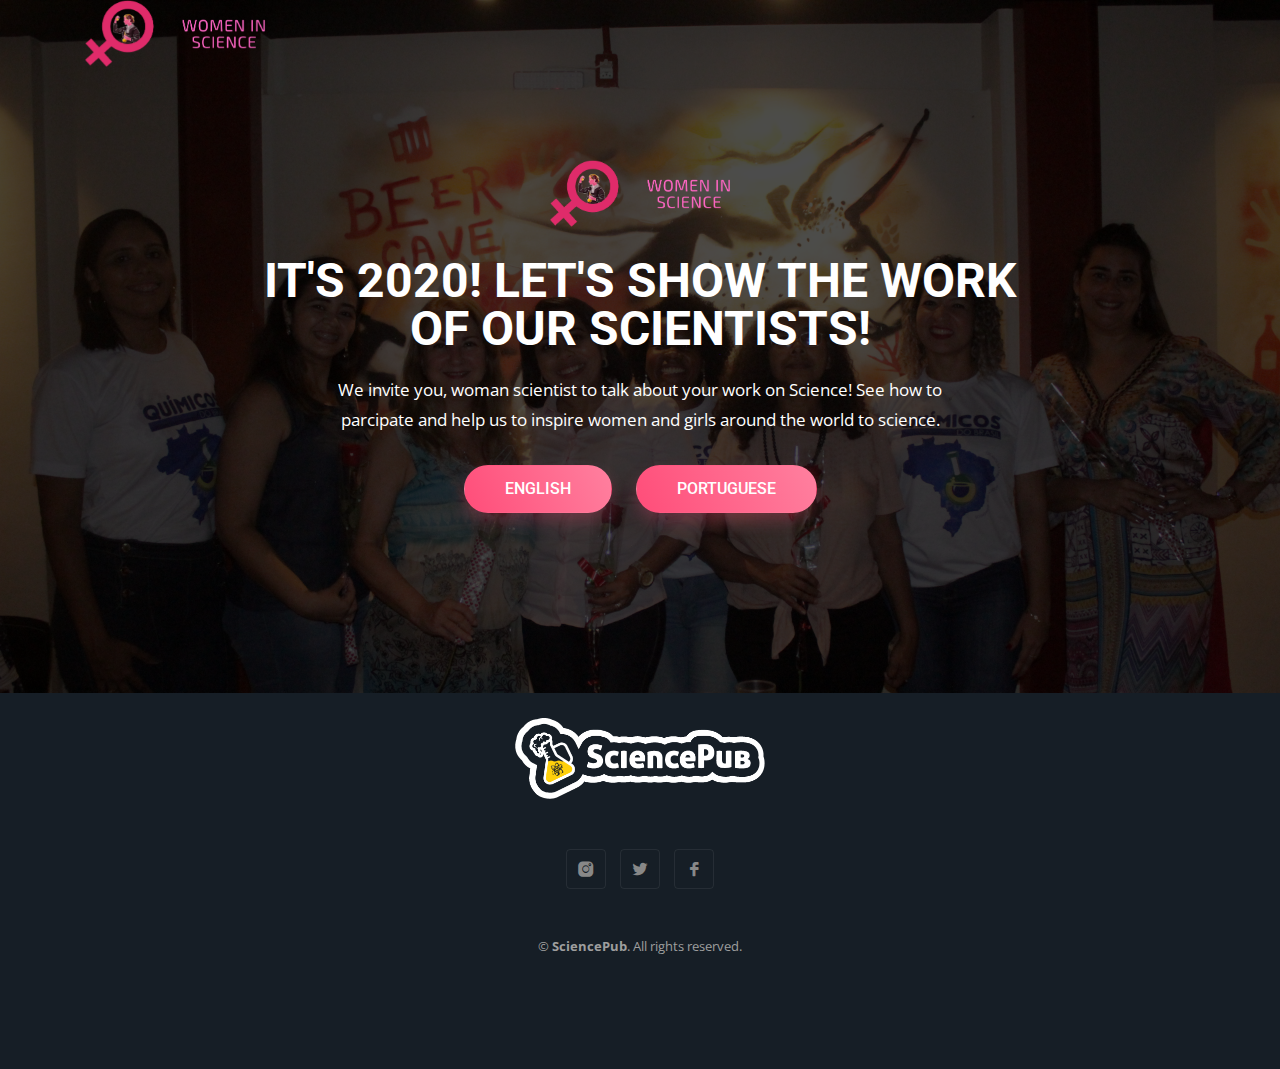
<file: index.html>
<!DOCTYPE html>
<html lang="en">

<head>
  <!-- Required meta tags -->
  <meta charset="utf-8">
  <meta name="viewport" content="width=device-width, initial-scale=1, shrink-to-fit=no">

  <title>Women in Science 2020 - Spread the word of Women in Science!</title>

  <!-- Bootstrap CSS -->
  <link rel="stylesheet" type="text/css" href="en/assets/css/bootstrap.min.css">
  <!-- Icon -->
  <link rel="stylesheet" type="text/css" href="en/assets/fonts/line-icons.css">
  <!-- Nivo Lightbox -->
  <link rel="stylesheet" type="text/css" href="en/assets/css/nivo-lightbox.css">
  <!-- Animate -->
  <link rel="stylesheet" type="text/css" href="en/assets/css/animate.css">
  <!-- Main Style -->
  <link rel="stylesheet" type="text/css" href="en/assets/css/main.css">
  <!-- Responsive Style -->
  <link rel="stylesheet" type="text/css" href="en/assets/css/responsive.css">

  <!-- Favicons -->
  <link rel="apple-touch-icon" sizes="57x57" href="pt/assets/favicons/apple-icon-57x57.png">
  <link rel="apple-touch-icon" sizes="60x60" href="pt/assets/favicons/apple-icon-60x60.png">
  <link rel="apple-touch-icon" sizes="72x72" href="pt/assets/favicons/apple-icon-72x72.png">
  <link rel="apple-touch-icon" sizes="76x76" href="pt/assets/favicons/apple-icon-76x76.png">
  <link rel="apple-touch-icon" sizes="114x114" href="pt/assets/favicons/apple-icon-114x114.png">
  <link rel="apple-touch-icon" sizes="120x120" href="pt/assets/favicons/apple-icon-120x120.png">
  <link rel="apple-touch-icon" sizes="144x144" href="pt/assets/favicons/apple-icon-144x144.png">
  <link rel="apple-touch-icon" sizes="152x152" href="pt/assets/favicons/apple-icon-152x152.png">
  <link rel="apple-touch-icon" sizes="180x180" href="pt/assets/favicons/apple-icon-180x180.png">
  <link rel="icon" type="image/png" sizes="192x192" href="pt/assets/favicons/android-icon-192x192.png">
  <link rel="icon" type="image/png" sizes="32x32" href="pt/assets/favicons/favicon-32x32.png">
  <link rel="icon" type="image/png" sizes="96x96" href="pt/assets/favicons/favicon-96x96.png">
  <link rel="icon" type="image/png" sizes="16x16" href="pt/assets/favicons/favicon-16x16.png">
  <link rel="manifest" href="pt/assets/favicons/manifest.json">
  <meta name="msapplication-TileColor" content="#ffffff">
  <meta name="msapplication-TileImage" content="pt/assets/favicons/ms-icon-144x144.png">
  <meta name="theme-color" content="#ffffff">
</head>

<body>

  <!-- Header Area wrapper Starts -->
  <header id="header-wrap">
    <!-- Navbar Start -->
    <nav class="navbar navbar-expand-lg bg-inverse fixed-top scrolling-navbar">
      <div class="container">
        <!-- Brand and toggle get grouped for better mobile display -->
        <a href="index.html" class="navbar-brand"><img src="en/assets/img/logo.png" width="180px"></a>
        <button class="navbar-toggler" type="button" data-toggle="collapse" data-target="#navbarCollapse"
          aria-controls="navbarCollapse" aria-expanded="false" aria-label="Toggle navigation">
          <i class="lni-menu"></i>
        </button>
      </div>
      </div>
    </nav>
    <!-- Navbar End -->

    <!-- Hero Area Start -->
    <div id="hero-area" class="hero-area-bg">
      <div class="overlay"></div>
      <div class="container">
        <div class="row justify-content-center">
          <div class="col-lg-9 col-sm-12">
            <div class="contents text-center">
              <div class="icon">
                <img src="en/assets/img/logo.png" width="180px">
              </div>
              <p class="banner-info"></p>
              <h2 class="head-title">It's 2020! Let's show the work of our scientists!</h2>
              <p class="banner-desc">
                We invite you, woman scientist to talk about your work on Science!
                See how to parcipate and help us to inspire women and girls around the world to science.
              </p>
              <a class="btn btn-common" href="en/index.html">English</a>
              <a class="btn btn-common" href="pt/index.html">Portuguese</a>
            </div>
          </div>
        </div>
      </div>
    </div>
    <!-- Hero Area End -->
  </header>
  <footer>
    <div class="container">
      <br>
      <div class="row justify-content-center">
        <div class="col-lg-8 col-md-12 col-xs-12">
          <div class="footer-logo">
            <img src="pt/assets/img/logo-sp.png" alt="" width="250px">
          </div>
          <div class="social-icons-footer">
            <ul>
              <li class="instagram"><a target="_blank" href="https://www.instagram.com/sciencepubbr/"><i
                    class="lni-instagram-filled"></i></a></li>
              <li class="twitter"><a target="_blank" href="https://twitter.com/sciencepubbr"><i
                    class="lni-twitter-filled"></i></a></li>
              <li class="facebook"><a target="_blank" href="https://www.facebook.com/sciencepubbr/"><i
                    class="lni-facebook-filled"></i></a></li>
          </div>
          <div class="site-info">
            <p>&copy; <strong>SciencePub</strong>. All rights reserved.</p><br><br>
          </div>
        </div>
      </div>
    </div>
  </footer>

  <!-- Go to Top Link -->
  <a href="#" class="back-to-top">
    <i class="lni-chevron-up"></i>
  </a>

  <div id="preloader">
    <div class="sk-circle">
      <div class="sk-circle1 sk-child"></div>
      <div class="sk-circle2 sk-child"></div>
      <div class="sk-circle3 sk-child"></div>
      <div class="sk-circle4 sk-child"></div>
      <div class="sk-circle5 sk-child"></div>
      <div class="sk-circle6 sk-child"></div>
      <div class="sk-circle7 sk-child"></div>
      <div class="sk-circle8 sk-child"></div>
      <div class="sk-circle9 sk-child"></div>
      <div class="sk-circle10 sk-child"></div>
      <div class="sk-circle11 sk-child"></div>
      <div class="sk-circle12 sk-child"></div>
    </div>
  </div>

  <!-- jQuery first, then Popper.js, then Bootstrap JS -->
  <script src="en/assets/js/jquery-min.js"></script>
  <script src="en/assets/js/popper.min.js"></script>
  <script src="en/assets/js/bootstrap.min.js"></script>
  <script src="en/assets/js/jquery.countdown.min.js"></script>
  <script src="en/assets/js/waypoints.min.js"></script>
  <script src="en/assets/js/jquery.counterup.min.js"></script>
  <script src="en/assets/js/jquery.nav.js"></script>
  <script src="en/assets/js/jquery.easing.min.js"></script>
  <script src="en/assets/js/wow.js"></script>
  <script src="en/assets/js/nivo-lightbox.js"></script>
  <script src="en/assets/js/video.js"></script>
  <script src="en/assets/js/main.js"></script>
</body>

</html>
</file>
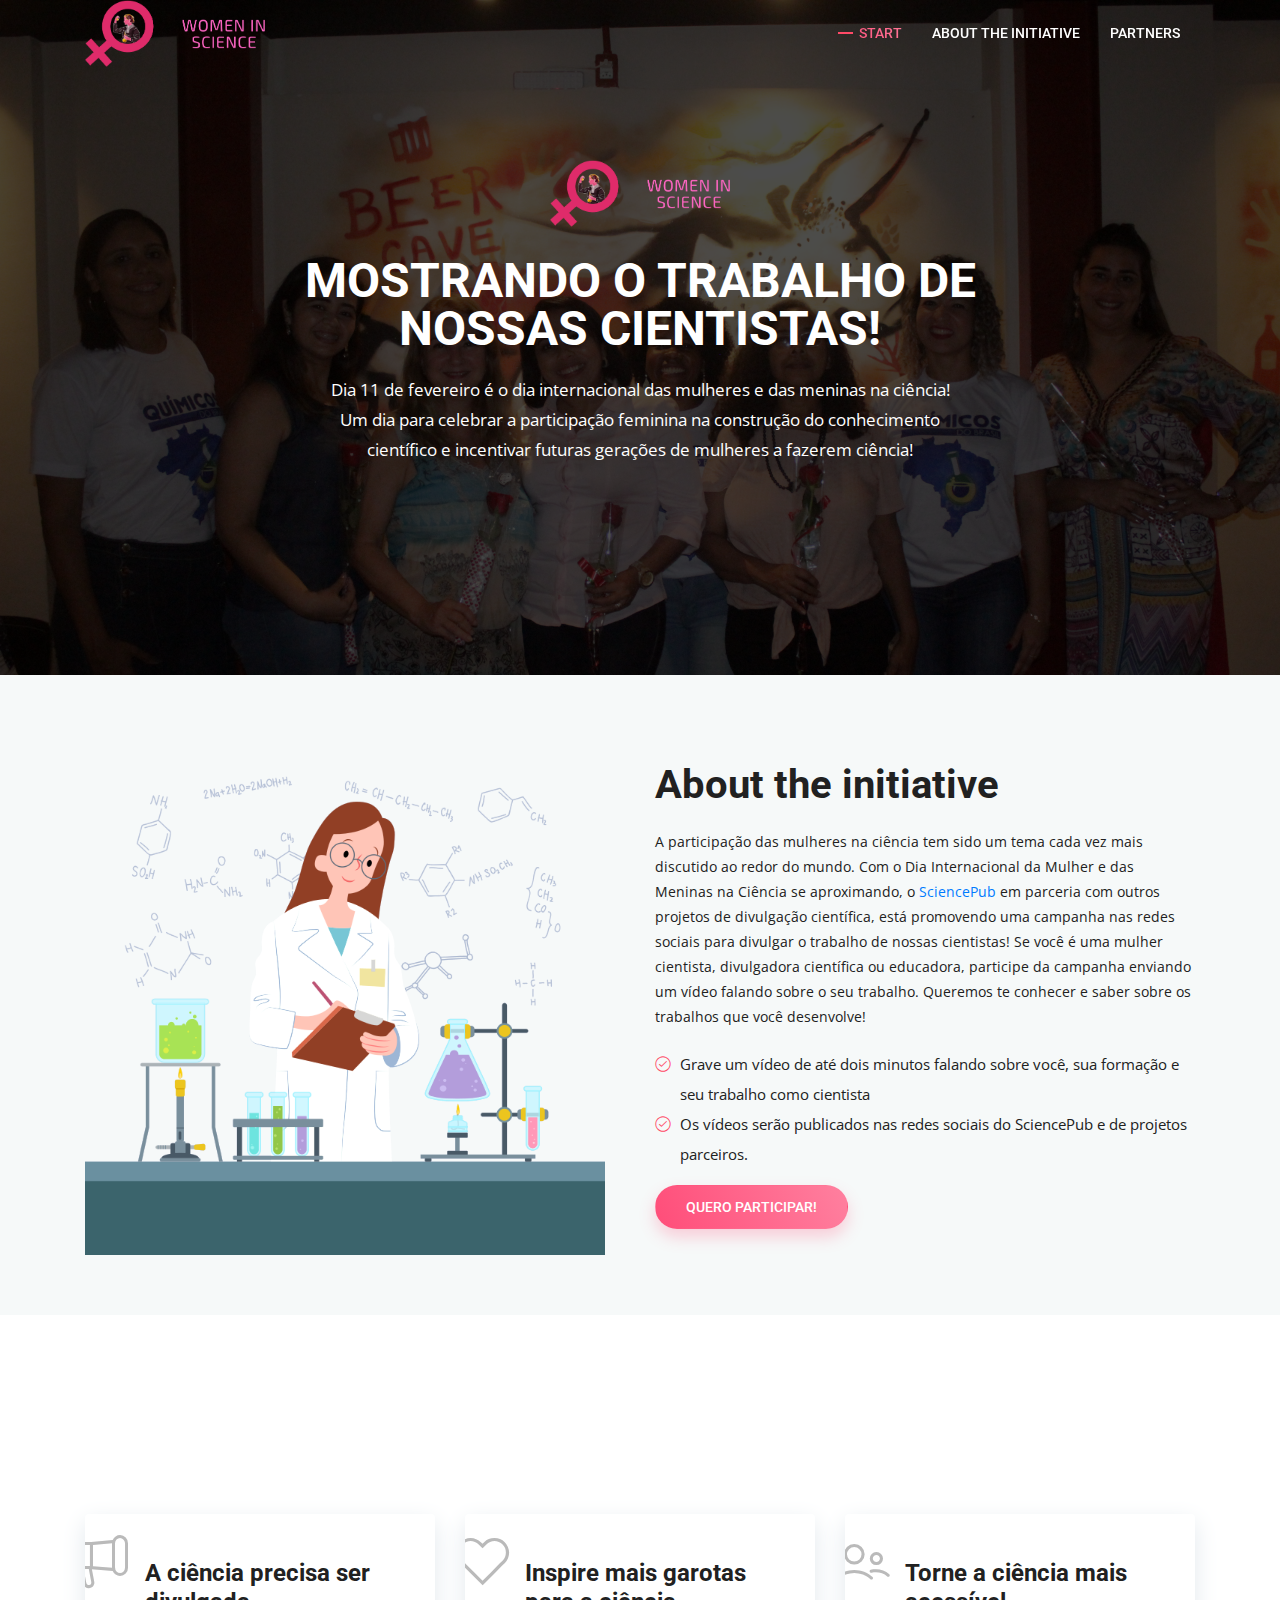
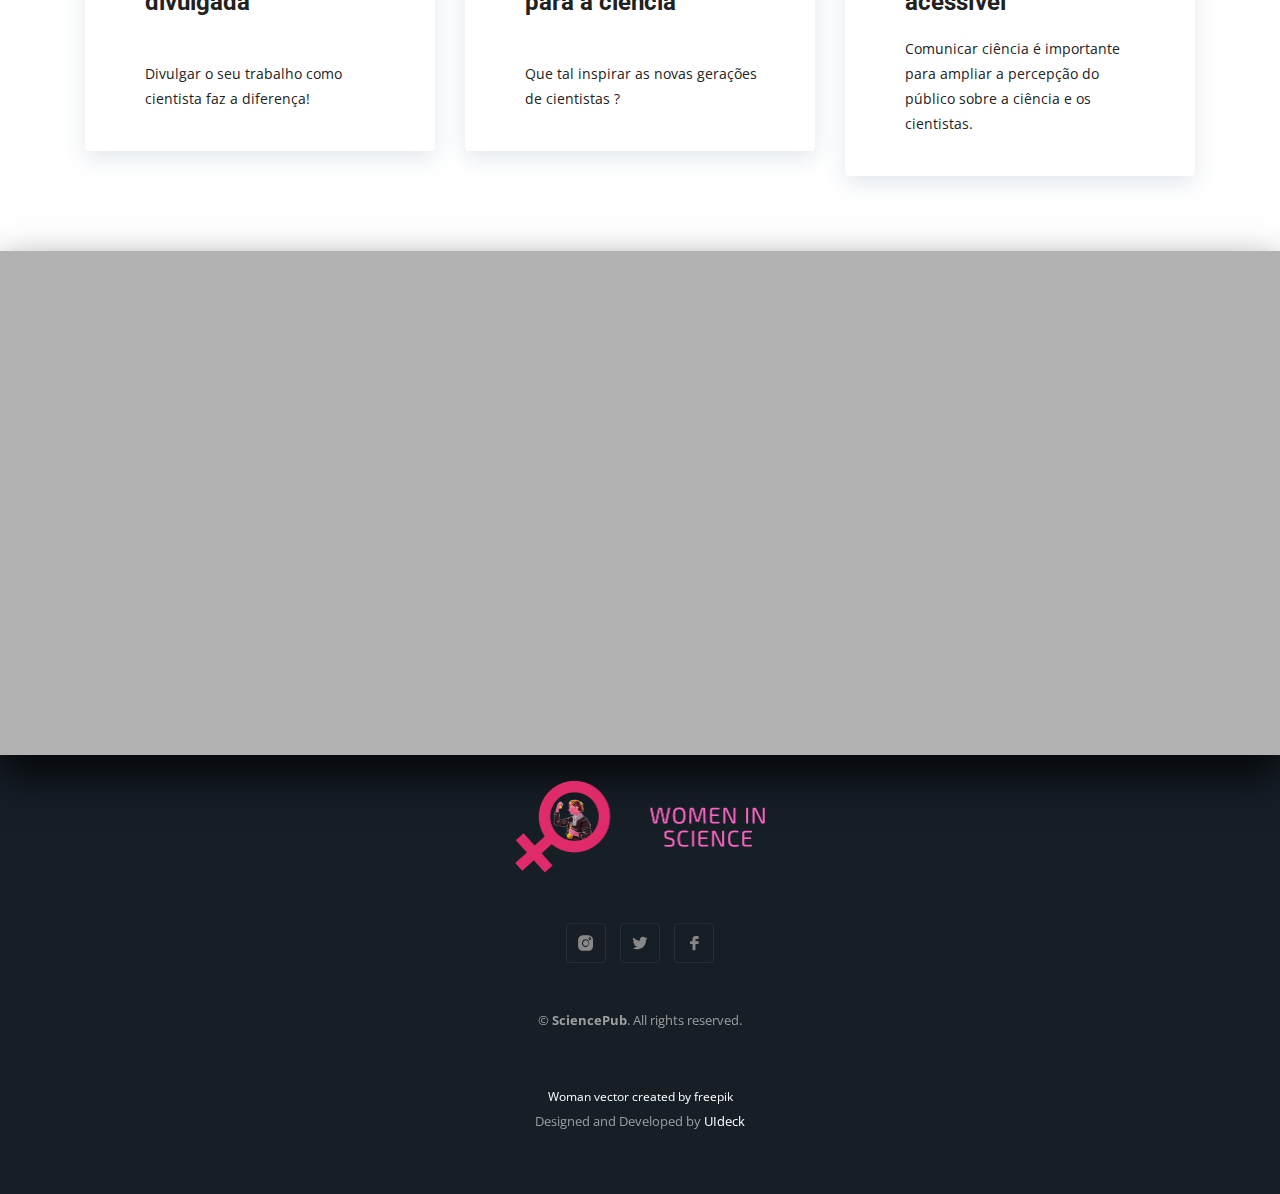
<file: en/index.html>
<!DOCTYPE html>
<html lang="en">

<head>
  <!-- Required meta tags -->
  <meta charset="utf-8">
  <meta name="viewport" content="width=device-width, initial-scale=1, shrink-to-fit=no">

  <title>Women in Science - Showing the work of our scientists!</title>

  <!-- Bootstrap CSS -->
  <link rel="stylesheet" type="text/css" href="assets/css/bootstrap.min.css">
  <!-- Icon -->
  <link rel="stylesheet" type="text/css" href="assets/fonts/line-icons.css">
  <!-- Nivo Lightbox -->
  <link rel="stylesheet" type="text/css" href="assets/css/nivo-lightbox.css">
  <!-- Animate -->
  <link rel="stylesheet" type="text/css" href="assets/css/animate.css">
  <!-- Main Style -->
  <link rel="stylesheet" type="text/css" href="assets/css/main.css">
  <!-- Responsive Style -->
  <link rel="stylesheet" type="text/css" href="assets/css/responsive.css">

</head>

<body>

  <!-- Header Area wrapper Starts -->
  <header id="header-wrap">
    <!-- Navbar Start -->
    <nav class="navbar navbar-expand-lg bg-inverse fixed-top scrolling-navbar">
      <div class="container">
        <!-- Brand and toggle get grouped for better mobile display -->
        <a href="index.html" class="navbar-brand"><img src="assets/img/logo.png" width="180px"></a>
        <button class="navbar-toggler" type="button" data-toggle="collapse" data-target="#navbarCollapse"
          aria-controls="navbarCollapse" aria-expanded="false" aria-label="Toggle navigation">
          <i class="lni-menu"></i>
        </button>
        <div class="collapse navbar-collapse" id="navbarCollapse">
          <ul class="navbar-nav mr-auto w-100 justify-content-end">
            <li class="nav-item active">
              <a class="nav-link" href="#header-wrap">
                Start
              </a>
            </li>
            <li class="nav-item">
              <a class="nav-link" href="#about">
                About the initiative
              </a>
            </li>
            <li class="nav-item">
              <a class="nav-link" href="#partners">
                Partners
              </a>
            </li>
          </ul>
        </div>
      </div>
    </nav>
    <!-- Navbar End -->

    <!-- Hero Area Start -->
    <div id="hero-area" class="hero-area-bg">
      <div class="overlay"></div>
      <div class="container">
        <div class="row justify-content-center">
          <div class="col-lg-9 col-sm-12">
            <div class="contents text-center">
              <div class="icon">
                <img src="assets/img/logo.png" width="180px">
              </div>
              <p class="banner-info"></p>
              <h2 class="head-title">Mostrando o trabalho de nossas cientistas!</h2>
              <p class="banner-desc">
                Dia 11 de fevereiro é o dia internacional das mulheres e das meninas na ciência!
                Um dia para celebrar a participação feminina na construção do conhecimento científico e incentivar
                futuras gerações de mulheres a fazerem ciência!
              </p>
            </div>
          </div>
        </div>
      </div>
    </div>
    <!-- Hero Area End -->
  </header>
  <!-- Header Area wrapper End -->

  <!-- About Section Start -->
  <section id="about" class="section-padding">
    <div class="container">
      <div class="row">
        <div class="col-lg-6 col-md-12 col-xs-12">
          <div class="img-thumb">
            <img class="img-fluid" src="assets/img/about/woman.png" alt="" width="520px">
          </div>
        </div>
        <div class="col-lg-6 col-md-12 col-xs-12">
          <div class="about-content">
            <div>
              <div class="about-text">
                <h2>About the initiative</h2>
                <p>A participação das mulheres na ciência tem sido um tema cada vez mais discutido ao redor do
                  mundo. Com o Dia Internacional da Mulher e das Meninas na Ciência se aproximando, o <a href="https://www.instagram.com/womenthinkscience/" target="_blank">SciencePub</a> em parceria
                  com outros projetos de divulgação científica,
                  está promovendo uma campanha nas redes sociais para divulgar o trabalho de nossas cientistas!

                  Se você é uma mulher cientista, divulgadora científica ou educadora, participe da campanha enviando um
                  vídeo falando sobre o seu trabalho.
                  Queremos te conhecer e saber sobre os trabalhos que você desenvolve!
                </p>
              </div>
              <ul class="stylish-list mb-3">
                <li><i class="lni-check-mark-circle"></i>Grave um vídeo de até dois minutos falando sobre você, sua
                  formação e seu trabalho como cientista</li>
                <li><i class="lni-check-mark-circle"></i>Os vídeos serão publicados nas redes sociais do SciencePub e de
                  projetos parceiros. </li>
              </ul>
              <a class="btn btn-common" href="#">Quero participar!</a>
            </div>
          </div>
        </div>
      </div>
    </div>
  </section>
  <!-- About Section End -->
  <!-- intro Section Start -->
  <section id="intro" class="intro section-padding">
    <div class="container">
      <div class="row">
        <div class="col-12">
          <div class="section-title-header text-center">
            <h2 class="section-title wow fadeInUp" data-wow-delay="0.2s">Why participate ?</h2>
            <p class="wow fadeInDown" data-wow-delay="0.2s">
              Some reasons to talk about what you do!
            </p>
          </div>
        </div>
      </div>
      <div class="row intro-wrapper">
        <div class="col-lg-4 col-md-6 col-xs-12">
          <div class="single-intro-text mb-70">
            <i class="lni-bullhorn"></i>
            <h3>A ciência precisa ser divulgada</h3>
            <p><br>
              Divulgar o seu trabalho como cientista faz a diferença!<br>
            </p>
          </div>
        </div>
        <div class="col-lg-4 col-md-6 col-xs-12">
          <div class="single-intro-text mb-70">
            <i class="lni-heart"></i>
            <h3>Inspire mais garotas para a ciência</h3>
            <p><br>
              Que tal inspirar as novas gerações de cientistas ?
            </p>
          </div>
        </div>
        <div class="col-lg-4 col-md-6 col-xs-12">
          <div class="single-intro-text mb-70">
            <i class="lni-users"></i>
            <h3>Torne a ciência mais acessível</h3>
            <p>
              Comunicar ciência é importante para ampliar a percepção do público sobre a ciência e os cientistas.
            </p>
          </div>
        </div>
      </div>
    </div>
  </section>
  <!-- intro Section End -->

  <!-- Partners Section Start -->
  <section id="partners" class="section-padding">
    <div class="overlay"></div>
    <div class="container">
      <div class="row">
        <div class="col-12">
          <div class="section-title-header text-center">
            <h2 class="section-title wow fadeInUp" data-wow-delay="0.2s">Partners</h2>
            <p class="wow fadeInDown" data-wow-delay="0.2s">Know the parteners that are helping us in this initiative.</p>
          </div>
        </div>
      </div>
      <div class="row mb-30 text-center wow fadeInDown" data-wow-delay="0.3s">
        <div class="col-lg-12">
          <div class="partners-logo text-center">
            <a href="https://www.instagram.com/womenthinkscience/" target="_blank"><img
                src="assets/img/partners/wts-logo.png" alt="Women Think Science" width="140px"></a>
            <a href="https://www.instagram.com/sectimaranhao/" target="_blank"><img
                src="assets/img/partners/secti-logo.png" alt="SECTI Maranhão" width="220px"></a>
            <a href="https://www.instagram.com/sarmininacientistas/" target="_blank"><img
                src="assets/img/partners/sarminina-logo.png" alt="Projeto Sarmina Cientistas" width="150px"></a>
            <a href="https://www.instagram.com/lnccientifica/" target="_blank"><img src="assets/img/partners/lncc.png"
                alt="Liga Nacional de Comunicação Científica" width="170px"></a>
          </div><!-- partners logo end-->
        </div>
      </div>
    </div>
  </section>
  <!-- Sponsors Section End -->

  <footer>
    <div class="container">
      <br>
      <div class="row justify-content-center">
        <div class="col-lg-8 col-md-12 col-xs-12">
          <div class="footer-logo">
            <img src="assets/img/logo.png" alt="" width="250px">
          </div>
          <div class="social-icons-footer">
            <ul>
              <li class="instagram"><a target="_blank" href="https://www.instagram.com/sciencepubbr/"><i
                    class="lni-instagram-filled"></i></a></li>
              <li class="twitter"><a target="_blank" href="https://twitter.com/sciencepubbr"><i
                    class="lni-twitter-filled"></i></a></li>
              <li class="facebook"><a target="_blank" href="https://www.facebook.com/sciencepubbr/"><i
                    class="lni-facebook-filled"></i></a></li>
          </div>
          <div class="site-info">
            <p>&copy; <strong>SciencePub</strong>. All rights reserved.</p><br><br>
            <small>
              <a href="https://www.freepik.com/free-photos-vectors/woman">Woman vector created by freepik</a>
            </small><br>
            <p>Designed and Developed by <a href="http://uideck.com" rel="nofollow">UIdeck</a></p>
          </div>
        </div>
      </div>
    </div>
  </footer>

  <!-- Go to Top Link -->
  <a href="#" class="back-to-top">
    <i class="lni-chevron-up"></i>
  </a>

  <div id="preloader">
    <div class="sk-circle">
      <div class="sk-circle1 sk-child"></div>
      <div class="sk-circle2 sk-child"></div>
      <div class="sk-circle3 sk-child"></div>
      <div class="sk-circle4 sk-child"></div>
      <div class="sk-circle5 sk-child"></div>
      <div class="sk-circle6 sk-child"></div>
      <div class="sk-circle7 sk-child"></div>
      <div class="sk-circle8 sk-child"></div>
      <div class="sk-circle9 sk-child"></div>
      <div class="sk-circle10 sk-child"></div>
      <div class="sk-circle11 sk-child"></div>
      <div class="sk-circle12 sk-child"></div>
    </div>
  </div>

  <!-- jQuery first, then Popper.js, then Bootstrap JS -->
  <script src="assets/js/jquery-min.js"></script>
  <script src="assets/js/popper.min.js"></script>
  <script src="assets/js/bootstrap.min.js"></script>
  <script src="assets/js/jquery.countdown.min.js"></script>
  <script src="assets/js/waypoints.min.js"></script>
  <script src="assets/js/jquery.counterup.min.js"></script>
  <script src="assets/js/jquery.nav.js"></script>
  <script src="assets/js/jquery.easing.min.js"></script>
  <script src="assets/js/wow.js"></script>
  <script src="assets/js/nivo-lightbox.js"></script>
  <script src="assets/js/video.js"></script>
  <script src="assets/js/main.js"></script>
</body>

</html>
</file>
<file: en/assets/css/main.css>
@import url("https://fonts.googleapis.com/css?family=Open+Sans|Roboto:500,700");
html {
  overflow-x: hidden;
}

body {
  background: #fff;
  font-size: 15px;
  font-weight: 400;
  font-family: 'Open Sans', sans-serif;
  -webkit-box-sizing: border-box;
  -moz-box-sizing: border-box;
  box-sizing: border-box;
  -webkit-font-smoothing: subpixel-antialiased;
  color: #212121;
  line-height: 25px;
  -webkit-backface-visibility: hidden;
  backface-visibility: hidden;
  overflow-x: hidden;
}

h1, h2, h3, h4, h5 {
  font-size: 36px;
  font-weight: 700;
  font-family: 'Roboto', sans-serif;
}

a {
  -webkit-transition: all 0.2s linear;
  -moz-transition: all 0.2s linear;
  -o-transition: all 0.2s linear;
  transition: all 0.2s linear;
}

a:hover {
  text-decoration: none;
}

a a:focus {
  outline: none;
}

p {
  font-weight: 400;
  font-family: 'Open Sans', sans-serif;
  margin: 0px;
  font-size: 14px;
}

ul, ol {
  list-style: outside none none;
  margin: 0;
  padding: 0;
}

ul li, ol li {
  list-style: none;
}

.hero-heading {
  font-size: 40px;
  font-weight: 700;
  color: #fff;
  text-transform: capitalize;
  line-height: 70px;
  letter-spacing: 0.1rem;
}

.hero-sub-heading {
  font-size: 20px;
  font-weight: 400;
  color: #e6e6e6;
  line-height: 45px;
  letter-spacing: 0.1rem;
}

.section-titile-bg {
  display: inline;
  font-size: 115px;
  font-weight: 700;
  height: 100%;
  left: -173px;
  opacity: 0.1;
  position: absolute;
  top: -14px;
  width: 100%;
  text-align: center;
}

.section-title-header .subtitle {
  font-size: 20px;
  color: #ff4a67;
  margin-bottom: 10px;
  font-style: italic;
}

.section-title-header p {
  text: center;
  font-weight: 400;
  line-height: 26px;
  padding-bottom: 36px;
}

.section-title {
  font-size: 30px;
  color: #212121;
  line-height: 52px;
  font-weight: 700;
  text-align: center;
  display: block;
  position: relative;
  margin-bottom: 10px;
}

.section-title:before {
  content: "[";
  color: #ff4a67;
  padding-right: 10px;
}

.section-title:after {
  content: "]";
  color: #ff4a67;
  padding-left: 10px;
}

.section-subcontent {
  font-size: 16px;
  text: center;
  font-weight: 400;
  line-height: 26px;
  padding-bottom: 36px;
}

.section-sub {
  text-transform: uppercase;
  font-size: 24px;
  line-height: 52px;
  padding-bottom: 15px;
  margin-bottom: 30px;
  position: relative;
}

.section-sub:before {
  position: absolute;
  content: '';
  height: 1px;
  width: 45px;
  left: 50%;
  bottom: 10px;
  -webkit-transform: translateX(-50%);
  transform: translateX(-50%);
  background-color: #ff4a67;
}

.subtitle {
  font-size: 15px;
  margin-top: 20px;
  font-weight: 500;
  margin-bottom: 10px;
}

.inner-title {
  font-size: 24px;
  font-weight: 700;
  text-tranform: capitalize;
}

.page-tagline {
  font-size: 24px;
  font-weight: 400;
  color: #ddd;
}

.page-title {
  font-size: 62px;
  font-weight: 700;
  color: #fff;
}

.overlay {
  position: absolute;
  top: 0px;
  left: 0px;
  width: 100%;
  height: 100%;
  background: rgba(0, 0, 0, 0.3);
}

.btn {
  font-size: 14px;
  padding: 10px 30px;
  line-height: 22px;
  border-radius: 30px;
  font-family: 'Roboto', sans-serif;
  cursor: pointer;
  font-weight: 500;
  color: #fff;
  text-transform: uppercase;
  -webkit-transition: all 0.2s linear;
  -moz-transition: all 0.2s linear;
  -o-transition: all 0.2s linear;
  transition: all 0.2s linear;
  display: inline-block;
}

.btn i {
  margin-right: 5px;
}

.btn:focus,
.btn:active {
  box-shadow: none;
  outline: none;
  color: #fff;
}

.btn-common {
  background-image: linear-gradient(65deg, #FF4D79 0, #FF809F 100%);
  box-shadow: 0 8px 16px rgba(255, 77, 121, 0.25);
  position: relative;
  z-index: 1;
}

.btn-common:hover {
  color: #fff;
  background-image: linear-gradient(65deg, #ff527d 0, #ff85a3 100%);
  box-shadow: 0 8px 16px rgba(255, 77, 121, 0.4);
  transition: all .2s ease-in-out;
  -moz-transition: all .2s ease-in-out;
  -webkit-transition: all .2s ease-in-out;
}

.btn-border {
  color: #212121;
  background-color: transparent;
  border: 1px solid rgba(36, 36, 36, 0.2);
}

.btn-border:hover {
  color: #ff4a67;
  border-color: #ff4a67;
  background-color: rgba(255, 255, 255, 0.2);
}

.btn-fill {
  background: #fff;
  color: #212121;
}

.btn-fill:hover {
  color: #ff4a67;
}

.btn-lg {
  padding: 12px 34px;
  text-transform: uppercase;
  font-size: 14px;
}

.btn-rm {
  padding: 7px 10px;
  text-transform: capitalize;
}

button:focus {
  outline: none !important;
}

.icon-close, .icon-check {
  color: #ff4a67;
}

.bg-drack {
  background: #f1f1f1;
}

.bg-white {
  background: #fff;
}

.mb-30 {
  margin-bottom: 30px;
}

.mt-30 {
  margin-top: 30px;
}

/* ScrollToTop */
a.back-to-top {
  display: none;
  position: fixed;
  bottom: 18px;
  right: 15px;
  text-decoration: none;
}

a.back-to-top i {
  display: block;
  font-size: 22px;
  width: 40px;
  height: 40px;
  line-height: 40px;
  color: #fff;
  background-image: linear-gradient(65deg, #FF4D79 0, #FF809F 100%);
  border-radius: 30px;
  text-align: center;
  transition: all 0.2s ease-in-out;
  -moz-transition: all 0.2s ease-in-out;
  -webkit-transition: all 0.2s ease-in-out;
  -o-transition: all 0.2s ease-in-out;
  box-shadow: 0 0 4px rgba(0, 0, 0, 0.14), 0 4px 8px rgba(0, 0, 0, 0.28);
}

a.back-to-top:hover, a.back-to-top:focus {
  text-decoration: none;
}

#preloader {
  position: fixed;
  background: #fff;
  top: 0;
  left: 0;
  width: 100%;
  height: 100%;
  z-index: 9999999999;
}

.sk-circle {
  margin: 0px auto;
  width: 40px;
  height: 40px;
  top: 45%;
  position: relative;
}

.sk-circle .sk-child {
  width: 100%;
  height: 100%;
  position: absolute;
  left: 0;
  top: 0;
}

.sk-circle .sk-child:before {
  content: '';
  display: block;
  margin: 0 auto;
  width: 15%;
  height: 15%;
  background-color: #ff4a67;
  border-radius: 100%;
  -webkit-animation: sk-circleBounceDelay 1.2s infinite ease-in-out both;
  animation: sk-circleBounceDelay 1.2s infinite ease-in-out both;
}

.sk-circle .sk-circle2 {
  -webkit-transform: rotate(30deg);
  -ms-transform: rotate(30deg);
  transform: rotate(30deg);
}

.sk-circle .sk-circle3 {
  -webkit-transform: rotate(60deg);
  -ms-transform: rotate(60deg);
  transform: rotate(60deg);
}

.sk-circle .sk-circle4 {
  -webkit-transform: rotate(90deg);
  -ms-transform: rotate(90deg);
  transform: rotate(90deg);
}

.sk-circle .sk-circle5 {
  -webkit-transform: rotate(120deg);
  -ms-transform: rotate(120deg);
  transform: rotate(120deg);
}

.sk-circle .sk-circle6 {
  -webkit-transform: rotate(150deg);
  -ms-transform: rotate(150deg);
  transform: rotate(150deg);
}

.sk-circle .sk-circle7 {
  -webkit-transform: rotate(180deg);
  -ms-transform: rotate(180deg);
  transform: rotate(180deg);
}

.sk-circle .sk-circle8 {
  -webkit-transform: rotate(210deg);
  -ms-transform: rotate(210deg);
  transform: rotate(210deg);
}

.sk-circle .sk-circle9 {
  -webkit-transform: rotate(240deg);
  -ms-transform: rotate(240deg);
  transform: rotate(240deg);
}

.sk-circle .sk-circle10 {
  -webkit-transform: rotate(270deg);
  -ms-transform: rotate(270deg);
  transform: rotate(270deg);
}

.sk-circle .sk-circle11 {
  -webkit-transform: rotate(300deg);
  -ms-transform: rotate(300deg);
  transform: rotate(300deg);
}

.sk-circle .sk-circle12 {
  -webkit-transform: rotate(330deg);
  -ms-transform: rotate(330deg);
  transform: rotate(330deg);
}

.sk-circle .sk-circle2:before {
  -webkit-animation-delay: -1.1s;
  animation-delay: -1.1s;
}

.sk-circle .sk-circle3:before {
  -webkit-animation-delay: -1s;
  animation-delay: -1s;
}

.sk-circle .sk-circle4:before {
  -webkit-animation-delay: -0.9s;
  animation-delay: -0.9s;
}

.sk-circle .sk-circle5:before {
  -webkit-animation-delay: -0.8s;
  animation-delay: -0.8s;
}

.sk-circle .sk-circle6:before {
  -webkit-animation-delay: -0.7s;
  animation-delay: -0.7s;
}

.sk-circle .sk-circle7:before {
  -webkit-animation-delay: -0.6s;
  animation-delay: -0.6s;
}

.sk-circle .sk-circle8:before {
  -webkit-animation-delay: -0.5s;
  animation-delay: -0.5s;
}

.sk-circle .sk-circle9:before {
  -webkit-animation-delay: -0.4s;
  animation-delay: -0.4s;
}

.sk-circle .sk-circle10:before {
  -webkit-animation-delay: -0.3s;
  animation-delay: -0.3s;
}

.sk-circle .sk-circle11:before {
  -webkit-animation-delay: -0.2s;
  animation-delay: -0.2s;
}

.sk-circle .sk-circle12:before {
  -webkit-animation-delay: -0.1s;
  animation-delay: -0.1s;
}

@-webkit-keyframes sk-circleBounceDelay {
  0%, 80%, 100% {
    -webkit-transform: scale(0);
    transform: scale(0);
  }
  40% {
    -webkit-transform: scale(1);
    transform: scale(1);
  }
}

@keyframes sk-circleBounceDelay {
  0%, 80%, 100% {
    -webkit-transform: scale(0);
    transform: scale(0);
  }
  40% {
    -webkit-transform: scale(1);
    transform: scale(1);
  }
}

.section-padding {
  padding: 60px 0;
}

.no-padding {
  padding: 0 !important;
}

.padding-left-none {
  padding-left: 0;
}

.padding-right-none {
  padding-right: 0;
}

#page-banner-area {
  background: url(../img/background/banner.jpg) no-repeat;
  background-position: 50% 50%;
  background-size: cover;
}

.page-banner {
  position: relative;
  min-height: 250px;
  color: #fff;
}

.page-banner:before {
  content: '';
  position: absolute;
  top: 0;
  left: 0;
  width: 100%;
  height: 100%;
  background: rgba(0, 0, 0, 0.2);
}

.page-banner .page-banner-title {
  position: absolute;
  top: 50%;
  width: 100%;
  height: 100%;
  text-transform: uppercase;
}

.page-banner .page-banner-title h2 {
  color: #fff;
  font-size: 40px;
}

@-webkit-keyframes fadeIn {
  from {
    opacity: 0;
  }
  to {
    opacity: 1;
  }
}

@keyframes fadeIn {
  from {
    opacity: 0;
  }
  to {
    opacity: 1;
  }
}

.fadeIn {
  -webkit-animation-name: fadeIn;
  animation-name: fadeIn;
}

#white-bg {
  background: #fff;
}

.navbar-brand {
  position: relative;
  padding: 0px;
}

/* .navbar-brand img {
  width: 75%;
} */

.top-nav-collapse {
  background: #fff;
  z-index: 999999;
  top: 0px !important;
  min-height: 58px;
  box-shadow: 0px 3px 6px 3px rgba(0, 0, 0, 0.06);
  -webkit-animation-duration: 1s;
  animation-duration: 1s;
  -webkit-animation-fill-mode: both;
  animation-fill-mode: both;
  -webkit-animation-name: fadeInDown;
  animation-name: fadeInDown;
  background: #fff !important;
}

.top-nav-collapse .navbar-brand {
  top: 0px;
}

.top-nav-collapse .navbar-nav .nav-link {
  color: #212121 !important;
}

.top-nav-collapse .navbar-nav .nav-link:hover {
  color: #ff4a67 !important;
}

.top-nav-collapse .navbar-nav li.active a.nav-link {
  color: #ff4a67 !important;
}

.navbar-expand-lg .navbar-toggler {
  background: transparent;
  border: 1px solid #ff4a67;
  background-image: linear-gradient(65deg, #FF4D79 0, #FF809F 100%);
  -webkit-background-clip: text;
  -webkit-text-fill-color: transparent;
  background-clip: text;
  border-radius: 4px;
  cursor: pointer;
}

.indigo {
  background: transparent;
}

.navbar-expand-lg .navbar-nav .nav-link {
  color: #fff;
  font-size: 14px;
  padding: 0 15px;
  margin-top: 10px;
  margin-bottom: 10px;
  font-family: 'Roboto', sans-serif;
  font-weight: 500;
  line-height: 40px;
  text-transform: uppercase;
  background: transparent;
  -webkit-transition: all 0.3s ease-in-out;
  -moz-transition: all 0.3s ease-in-out;
  transition: all 0.3s ease-in-out;
  position: relative;
}

.navbar-expand-lg .navbar-nav li > a:before {
  content: '';
  position: absolute;
  top: 19px;
  left: 5%;
  margin-left: -10px;
  width: 15px;
  height: 2px;
  background: #ff4a67;
  -webkit-transform: scale3d(0, 1, 1);
  -moz-transform: scale3d(0, 1, 1);
  transform: scale3d(0, 1, 1);
  -webkit-transition: -webkit-transform 0.1s;
  -moz-transition: -webkit-transform 0.1s;
  transition: transform 0.1s;
}

.navbar-expand-lg .navbar-nav .active a:before {
  -webkit-transform: scale3d(1, 1, 1);
  -moz-transform: scale3d(1, 1, 1);
  transform: scale3d(1, 1, 1);
  -webkit-transition-timing-function: cubic-bezier(0.4, 0, 0.2, 1);
  -moz-transition-timing-function: cubic-bezier(0.4, 0, 0.2, 1);
  transition-timing-function: cubic-bezier(0.4, 0, 0.2, 1);
  -webkit-transition-duration: 0.3s;
  -moz-transition-duration: 0.3s;
  transition-duration: 0.3s;
}

.navbar-expand-lg .navbar-nav li a:hover,
.navbar-expand-lg .navbar-nav li .active > a,
.navbar-expand-lg .navbar-nav li a:focus {
  background-image: linear-gradient(65deg, #FF4D79 0, #FF809F 100%);
  -webkit-background-clip: text;
  -webkit-text-fill-color: transparent;
  background-clip: text;
  outline: none;
}

.navbar-expand-lg .navbar-nav .nav-link:focus,
.navbar-expand-lg .navbar-nav .nav-link:hover {
  background-image: linear-gradient(65deg, #FF4D79 0, #FF809F 100%);
  -webkit-background-clip: text;
  -webkit-text-fill-color: transparent;
  background-clip: text !important;
}

.navbar {
  padding: 0;
}

.navbar li.active a.nav-link {
  background-image: linear-gradient(65deg, #FF4D79 0, #FF809F 100%);
  -webkit-background-clip: text;
  -webkit-text-fill-color: transparent;
  background-clip: text !important;
}

.dropdown-toggle::after {
  display: none;
}

.dropdown-menu {
  margin: 0;
  padding: 0;
  display: none;
  position: absolute;
  z-index: 99;
  min-width: 210px;
  background-color: #fff;
  white-space: nowrap;
  border-radius: 4px;
  -webkit-box-shadow: 0 6px 12px rgba(0, 0, 0, 0.175);
  box-shadow: 0 6px 12px rgba(0, 0, 0, 0.175);
  animation: fadeIn 0.4s;
  -webkit-animation: fadeIn 0.4s;
  -moz-animation: fadeIn 0.4s;
  -o-animation: fadeIn 0.4s;
  -ms-animation: fadeIn 0.4s;
}

.dropdown-menu:before {
  content: "";
  display: inline-block;
  position: absolute;
  bottom: 100%;
  left: 20%;
  margin-left: -5px;
  border-right: 10px solid transparent;
  border-left: 10px solid transparent;
  border-bottom: 10px solid #f5f5f5;
}

.dropdown:hover .dropdown-menu {
  display: block;
  position: absolute;
  text-align: left;
  top: 100%;
  border: none;
  animation: fadeIn 0.4s;
  -webkit-animation: fadeIn 0.4s;
  -moz-animation: fadeIn 0.4s;
  -o-animation: fadeIn 0.4s;
  -ms-animation: fadeIn 0.4s;
  background: #f5f5f5;
}

.dropdown .dropdown-menu .dropdown-item {
  width: 100%;
  padding: 12px 20px;
  font-size: 14px;
  color: #212121;
  border-bottom: 1px solid #f1f1f1;
  text-decoration: none;
  display: inline-block;
  float: left;
  clear: both;
  position: relative;
  outline: 0;
  transition: all 0.3s ease-in-out;
  -webkit-transition: all 0.3s ease-in-out;
  -moz-transition: all 0.3s ease-in-out;
  -o-transition: all 0.3s ease-in-out;
  -ms-transition: all 0.3s ease-in-out;
}

.dropdown .dropdown-menu .dropdown-item:last-child {
  border-bottom: none;
  border-bottom-left-radius: 4px;
  border-bottom-right-radius: 4px;
}

.dropdown .dropdown-menu .dropdown-item:first-child {
  border-top-left-radius: 4px;
  border-top-right-radius: 4px;
}

.dropdown .dropdown-item:focus,
.dropdown .dropdown-item:hover,
.dropdown .dropdown-item.active {
  color: #ff4a67;
}

.dropdown-item.active, .dropdown-item:active {
  background: transparent;
}

.fadeInUpMenu {
  -webkit-animation-name: fadeInUpMenu;
  animation-name: fadeInUpMenu;
}

/* only small tablets */
@media (min-width: 768px) and (max-width: 991px) {
  .bg-inverse {
    background: #fff !important;
    box-shadow: 0px 3px 6px 3px rgba(0, 0, 0, 0.06);
  }
  .navbar-expand-lg .navbar-brand, .navbar-expand-lg .navbar-toggler {
    margin: 0px 15px;
  }
  .navbar-nav {
    padding: 5px 15px;
  }
  .navbar-expand-lg .navbar-nav .nav-link {
    margin-top: 0;
    margin-bottom: 0;
    padding: 0px 40px;
    color: #212121;
  }
}

@media (max-width: 991px) {
  .bg-inverse {
    background: #fff !important;
    box-shadow: 0px 3px 6px 3px rgba(0, 0, 0, 0.06);
  }
  .navbar-expand-lg .navbar-brand, .navbar-expand-lg .navbar-toggler {
    margin: 0px 15px;
  }
  .navbar-nav {
    padding: 5px 15px;
  }
  .navbar-expand-lg .navbar-nav .nav-link {
    margin-top: 0;
    margin-bottom: 0;
    padding: 0px 40px;
    color: #212121;
  }
}

#about {
  background: #F6F9F9;
}

.about-content {
  height: 100%;
  display: table;
}

.about-content > div {
  vertical-align: middle;
  display: table-cell;
}

.about-content .about-text h2 {
  font-size: 40px;
  font-weight: 700;
}

.about-content .about-text h6 {
  font-size: 18px;
  line-height: 32px;
  font-weight: 400;
  margin-top: 20px;
}

.about-content .about-text p {
  margin-top: 20px;
  margin-bottom: 20px;
}

.about-content ul {
  margin-bottom: -8px;
}

.about-content ul li {
  list-style: none;
  line-height: 30px;
  position: relative;
  padding-left: 25px;
}

.about-content ul li i {
  position: absolute;
  left: 0;
  top: 7px;
  font-size: 16px;
  color: #ff4a67;
}

.about-content .btn-about {
  margin-top: 30px;
}

.about-content .btn-about .btn {
  margin-right: 10px;
}

#event-up .event-item {
  position: relative;
}

#event-up .event-item .overlay-text {
  text-align: center;
  position: absolute;
  top: 0px;
  left: 0px;
  width: 100%;
  height: 100%;
  background: rgba(0, 0, 0, 0.9);
  opacity: 0;
  -webkit-transition: all 0.3s ease-in-out;
  -moz-transition: all 0.3s ease-in-out;
  -o-transition: all 0.3s ease-in-out;
  transition: all 0.3s ease-in-out;
}

#event-up .event-item .content {
  position: absolute;
  top: 30%;
  width: 100%;
  color: #fff;
  transform: translateY(-50%);
  -webkit-transition: all 0.3s ease-in-out;
  -moz-transition: all 0.3s ease-in-out;
  -o-transition: all 0.3s ease-in-out;
  transition: all 0.3s ease-in-out;
}

#event-up .event-item .content h3 {
  font-size: 16px;
  text-transform: uppercase;
}

#event-up .event-item .content a {
  color: #ff4a67;
  margin-top: 10px;
}

#event-up .event-item:hover .content {
  top: 50%;
}

#event-up .event-item .overlay-text:hover {
  opacity: 1;
}

/* ==========================================================================
   Video Section Style
   ========================================================================== */
.ready-to-play {
  height: 560px;
  width: 100%;
  overflow: hidden;
  position: relative;
  z-index: 2;
}

.ready-to-play:before {
  content: '';
  background-image: linear-gradient(0deg, #FF4D79 0, #FF809F 100%);
  position: absolute;
  display: block;
  left: 0px;
  top: 0px;
  width: 100%;
  height: 100%;
  z-index: 0;
  opacity: 0.7;
}

video {
  position: absolute;
  top: 50%;
  left: 50%;
  min-width: 100%;
  min-height: 100%;
  width: auto;
  height: auto;
  z-index: -100;
  -webkit-transform: translateX(-50%) translateY(-50%);
  -moz-transform: translateX(-50%) translateY(-50%);
  transform: translateX(-50%) translateY(-50%);
  background-size: cover;
  transition: 1s opacity;
}

.stop {
  opacity: 1;
}

.stopfade .ready-to-play:before {
  opacity: 1;
}

h1 {
  font-size: 3rem;
  text-transform: uppercase;
  margin-top: 0;
  letter-spacing: .3rem;
}

.video-text {
  background-size: cover;
  height: 100%;
  left: 0;
  position: absolute;
  top: 0;
  width: 100%;
  z-index: 999;
  color: #fff;
}

.video-text {
  text-align: center;
}

.video-text h4 {
  margin-bottom: 15px;
  color: #fff;
  text-transform: uppercase;
}

.video-text h1 {
  margin-bottom: 25px;
  color: #fff;
}

.video-text p {
  color: #fff;
}

.tb-t {
  display: table;
  height: 100%;
  margin: auto;
}

.tb-t .tb-c {
  display: table-cell;
  vertical-align: middle;
}

.tb-t .tb-c button {
  background: transparent;
  border: 2px solid #fff;
  border-radius: 50%;
  width: 80px;
  height: 80px;
}

.tb-t .tb-c button i {
  font-size: 30px;
  color: #fff;
  line-height: 70px;
}

.tb-t .tb-c button:focus {
  outline: none;
}

.counter-section {
  background: url(../img/background/bg.jpg) no-repeat center;
  background-size: auto auto;
  padding: 80px 0;
  background-size: cover;
  background-attachment: relative;
  position: relative;
}

.counter-section:before {
  content: '';
  position: absolute;
  top: 0;
  bottom: 0;
  width: 100%;
  height: 100%;
  background: rgba(0, 0, 0, 0.8);
}

.counter-section .counter {
  position: relative;
  background: rgba(255, 255, 255, 0.3);
  padding: 35px 0;
  border-radius: 4px;
  padding-left: 45px;
  margin-left: 20px;
}

.counter-section .counter .icon {
  background-image: linear-gradient(0deg, #FF4D79 0, #FF809F 100%);
  color: #fff;
  text-align: center;
  line-height: 50px;
  width: 60px;
  height: 60px;
  border-radius: 50%;
  position: absolute;
  top: 47%;
  left: -30px;
  margin-top: -25px;
}

.counter-section .counter .icon i {
  font-size: 24px;
  line-height: 60px;
  color: #fff;
}

.counter-section .counter p {
  font-size: 15px;
  color: #fff;
  font-weight: 400;
}

.counter-section .counter .counterUp {
  color: #fff;
  font-size: 50px;
  margin-bottom: 20px;
  font-weight: 700;
}

/* Sponsors Area */
#sponsors {
  background: url(../img/background/countdown.jpg) no-repeat center;
  background-attachment: scroll;
  background-size: auto auto;
  background-size: cover;
  background-attachment: fixed;
  position: relative;
}

#sponsors .section-title-header .section-title {
  color: #fff;
}

#sponsors .section-title-header p {
  color: #fff;
}

#sponsors .sponsors-logo a img {
  margin: 30px;
}

#sponsors .spnsors-logo:hover {
  border-color: transparent;
  box-shadow: 0px 20px 40px rgba(0, 0, 0, 0.2);
}

/*Partners*/
#partners {
  /* background: url(../img/background/bg.jpg) no-repeat center; */
  background-image: linear-gradient(65deg, #FF4D79 0, #FF809F 100%);
  background-attachment: scroll;
  background-size: auto auto;
  background-size: cover;
  background-attachment: fixed;
  position: relative;
  box-shadow: 0px 20px 40px rgba(0, 0, 0, 0.8);
}

#partners .section-title-header .section-title {
  color: #fff;
}

#partners .section-title-header p {
  color: #fff;
}

#partners .partners-logo a img {
  margin: 30px;
}

/* Schedule Area */
#schedules {
  background: #f3f4f3;
}

#schedule-tab {
  position: relative;
}

.schedule .nav-tabs {
  display: block;
  border-bottom: none;
}

.schedule .nav-tabs .nav-item {
  margin-bottom: 16px;
  text-align: center;
  margin: 0 10px;
  display: inline-block;
}

.schedule .nav-tabs .nav-link {
  padding: 12px 15px;
  background: #fff;
  padding-top: 16px;
  border-radius: 4px;
  box-shadow: 0 8px 24px #E2E8ED;
  -webkit-transition: all 0.2s linear;
  -moz-transition: all 0.2s linear;
  -o-transition: all 0.2s linear;
  transition: all 0.2s linear;
}

.schedule .nav-tabs .nav-item.show .nav-link, .schedule .nav-tabs .nav-link.active,
.schedule .nav-tabs .nav-item .nav-link:hover {
  border-color: transparent;
  position: relative;
  background-image: linear-gradient(65deg, #FF4D79 0, #FF809F 100%);
}

.schedule .nav-tabs .nav-item.show .nav-link h4, .schedule .nav-tabs .nav-link.active h4,
.schedule .nav-tabs .nav-item .nav-link:hover h4 {
  color: #fff;
}

.schedule .nav-tabs .nav-item.show .nav-link h5, .schedule .nav-tabs .nav-link.active h5,
.schedule .nav-tabs .nav-item .nav-link:hover h5 {
  color: #fff;
}

.schedule .nav-tabs .nav-item.show .nav-link:before, .schedule .nav-tabs .nav-link.active:before {
  content: '';
  position: absolute;
  left: 42%;
  bottom: -24px;
  border-width: 12px;
  border-style: solid;
  border-color: #ff4a67 transparent transparent transparent;
}

.schedule .item-text {
  border-radius: 4px;
  position: relative;
}

.schedule .item-text h4 {
  font-size: 15px;
  color: #2f323c;
  line-height: 22px;
  font-weight: 400;
  text-transform: uppercase;
}

.schedule .item-text h5 {
  font-size: 14px;
  color: #848484;
  line-height: 16px;
  font-weight: 400;
  text-transform: capitalize;
}

.schedule .schedule-tab-content .tab-content {
  box-shadow: 0 8px 24px #E2E8ED;
}

.schedule .schedule-tab-content .card {
  border: none;
}

.schedule .show .card-body {
  background: #f3f4f3;
}

.schedule .card .schedule-slot-time {
  background-image: linear-gradient(65deg, #FF4D79 0, #FF809F 100%);
  color: #fff;
  padding: 38px 28px;
  float: left;
  font-size: 18px;
  font-weight: 700;
  -webkit-box-flex: 0;
  -ms-flex: 0 0 18%;
  flex: 0 0 18%;
  max-width: 18%;
}

.schedule .card-header {
  position: relative;
  padding: 35px 40px 35px 224px;
  border-bottom: 1px dashed #e5e5e5;
  cursor: pointer;
  border-left: none;
  width: 100%;
}

.schedule .card-header .images-box {
  width: 70px;
  height: 70px;
  float: left;
  margin-right: 20px;
}

.schedule .card-header .images-box img {
  border-radius: 50%;
}

.schedule .card-header .time {
  color: #777777;
  font-size: 13px;
  margin-bottom: 5px;
}

.schedule .card-header h4 {
  font-weight: 700;
  font-size: 18px;
  color: #212121;
  text-transform: uppercase;
  margin-bottom: 8px;
}

.schedule .card-header .name {
  position: relative;
  font-size: 14px;
  color: #777777;
  font-weight: 500;
  display: inline-block;
  margin-bottom: 5px;
}

.schedule .card-body {
  padding: 30px 45px 30px 45px;
  background: #fff;
}

.schedule .card-body .location {
  margin-top: 8px;
  font-size: 13px;
  color: #777777;
}

.schedule .card-body .location span {
  color: #ff4a67;
  margin-right: 5px;
}

.accordion .card {
  border-radius: 0px;
  margin-bottom: -2px;
}

.accordion .header-title {
  position: relative;
}

.accordion .header-title:after {
  font-family: "LineIcons";
  content: "\e93a";
  position: absolute;
  right: 10px;
  color: #999;
  top: 50%;
  line-height: 1;
  padding: 0px 5px;
  margin-top: -7px;
}

.accordion .collapsed:after {
  content: "\e940";
}

.accordion .card-header {
  background: transparent;
  cursor: pointer;
  padding: 0;
}

.accordion .card-header i {
  color: #ff4a67;
  width: 40px;
  height: 40px;
  display: inline-block;
  line-height: 40px;
  text-align: center;
  margin-right: 10px;
  border-right: 1px solid #ddd;
}

.accordion .card-body {
  padding-left: 56px;
}

/* Inforamation Bar */
#information-bar {
  background: #fff;
  position: relative;
}

#information-bar .inforation-wrapper {
  background: #fff;
  border-radius: 4px;
  box-shadow: 0 8px 24px #E2E8ED;
  margin-bottom: -35px;
  margin-top: -35px;
  padding: 45px 0;
  position: relative;
  top: -40px;
  z-index: 999;
}

#information-bar ul {
  text-align: center;
}

#information-bar ul li {
  display: inline-block;
}

#information-bar ul li i {
  text-align: center;
  padding: 0 12px;
  font-size: 32px;
  vertical-align: middle;
  background-image: linear-gradient(0deg, #FF4D79 0, #FF809F 100%);
  -webkit-background-clip: text;
  -webkit-text-fill-color: transparent;
  background-clip: text;
}

#information-bar ul li span {
  font-size: 13px;
  display: inline-block;
  text-align: left;
  vertical-align: middle;
}

#information-bar ul li span b {
  font-size: 20px;
  color: #374045;
  font-weight: bold;
  margin-bottom: 5px;
  display: block;
}

/* Services Item */
.intro {
  background: #fff;
}

.single-intro-text {
  padding: 45px 50px 40px 60px;
  -webkit-box-shadow: 0 8px 24px #E2E8ED;
  box-shadow: 0 8px 24px #E2E8ED;
  border-radius: 4px;
  -webkit-border-radius: 4px;
  -ms-border-radius: 4px;
  overflow: hidden;
  position: relative;
  margin: 15px 0;
  background: #fff;
  z-index: 2;
  -webkit-transition: all 300ms ease-in-out;
  -moz-transition: all 300ms ease-in-out;
  transition: all 300ms ease-in-out;
}

.single-intro-text:hover {
  box-shadow: 0 16px 48px #E2E8ED;
}

.single-intro-text i {
  position: absolute;
  left: -10px;
  -webkit-transition: all 300ms ease-in-out;
  -moz-transition: all 300ms ease-in-out;
  transition: all 300ms ease-in-out;
  top: 20px;
  font-size: 55px;
  color: #bababa;
}

.single-intro-text h3 {
  font-size: 24px;
  margin-bottom: 20px;
  font-weight: 700;
}

.single-intro-text p {
  margin-bottom: 0;
}

.single-intro-text .count-number {
  position: absolute;
  right: -55px;
  bottom: -55px;
  width: 120px;
  height: 120px;
  border-radius: 50%;
  -webkit-border-radius: 50%;
  -ms-border-radius: 50%;
  background-image: linear-gradient(0deg, #FF4D79 0, #FF809F 100%);
  color: #fff;
  display: block;
  text-align: left;
  font-size: 16px;
  font-weight: 700;
  padding: 25px 30px;
}

.single-intro-text:hover i {
  background-image: linear-gradient(65deg, #FF4D79 0, #FF809F 100%);
  -webkit-background-clip: text;
  -webkit-text-fill-color: transparent;
  background-clip: text;
  text-fill-color: transparent;
}

/* Gallery Section */
#gallery {
  background: #f3f4f3;
  position: relative;
}

#gallery .gallery-box {
  position: relative;
  margin-bottom: 30px;
  padding: 10px;
  box-shadow: 0 8px 24px #E2E8ED;
}

#gallery .gallery-box .overlay-box {
  position: absolute;
  top: 0px;
  left: 0px;
  right: 0px;
  bottom: 0px;
  padding-top: 35%;
  -webkit-transition: all 500ms ease;
  -moz-transition: all 500ms ease;
  -ms-transition: all 500ms ease;
  -o-transition: all 500ms ease;
  transition: all 500ms ease;
}

#gallery .gallery-box .overlay-box i {
  background: #ffffff;
  color: #ff4a67;
  font-size: 30px;
  width: 50px;
  height: 50px;
  display: inline-block;
  line-height: 50px;
  border-radius: 50%;
  transform: scale(0, 0);
  -webkit-transform: scale(0, 0);
  -moz-transform: scale(0, 0);
  -ms-transform: scale(0, 0);
  -o-transform: scale(0, 0);
  -webkit-transition: all 500ms ease;
  -moz-transition: all 500ms ease;
  -ms-transition: all 500ms ease;
  -o-transition: all 500ms ease;
  transition: all 500ms ease;
}

#gallery .gallery-box:hover .overlay-box {
  background: rgba(255, 74, 103, 0.69);
  transform: scale(1, 1);
  -webkit-transition: all 500ms ease;
  -moz-transition: all 500ms ease;
  -ms-transition: all 500ms ease;
  -o-transition: all 500ms ease;
  transition: all 500ms ease;
}

#gallery .gallery-box:hover .overlay-box i {
  -webkit-transform: scale(1, 1);
  -moz-transform: scale(1, 1);
  -ms-transform: scale(1, 1);
  -o-transform: scale(1, 1);
}

/* Team Item */
.team-item:hover {
  box-shadow: 0 16px 48px #E2E8ED;
}

.team-item {
  margin: 15px 0;
  padding: 15px;
  border-radius: 4px;
  position: relative;
  box-shadow: 0 8px 24px #E2E8ED;
  transition: all 0.3s ease-in-out 0s;
  -moz-transition: all 0.3s ease-in-out 0s;
  -webkit-transition: all 0.3s ease-in-out 0s;
  -o-transition: all 0.3s ease-in-out 0s;
}

.team-item .team-img {
  position: relative;
  cursor: pointer;
  overflow: hidden;
}

.team-item .team-overlay {
  text-align: center;
  position: absolute;
  top: 0px;
  left: 0px;
  width: 100%;
  height: 100%;
  background: rgba(0, 0, 0, 0.9);
  opacity: 0;
  -webkit-transition: all 0.3s ease-in-out;
  -moz-transition: all 0.3s ease-in-out;
  -o-transition: all 0.3s ease-in-out;
  transition: all 0.3s ease-in-out;
}

.team-item .overlay-social-icon {
  position: absolute;
  top: 50%;
  width: 100%;
  color: #fff;
  transform: translateY(-50%);
  -webkit-transition: all 0.3s ease-in-out;
  -moz-transition: all 0.3s ease-in-out;
  -o-transition: all 0.3s ease-in-out;
  transition: all 0.3s ease-in-out;
}

.team-item .overlay-social-icon .social-icons {
  padding-left: 0;
  width: 120px;
  height: 120px;
  margin: 0 auto;
  -webkit-transform: translateY(-30px);
  -moz-transform: translateY(-30px);
  transform: translateY(-30px);
  transition: all 0.3s ease-in-out 0s;
  -moz-transition: all 0.3s ease-in-out 0s;
  -webkit-transition: all 0.3s ease-in-out 0s;
  -o-transition: all 0.3s ease-in-out 0s;
}

.team-item .overlay-social-icon .social-icons li {
  float: left;
}

.team-item .overlay-social-icon .social-icons li a {
  letter-spacing: 0px;
  outline: 0 !important;
}

.team-item .overlay-social-icon .social-icons li a i {
  font-size: 20px;
  color: #fff;
  width: 60px;
  height: 60px;
  background: #ff4a67;
  display: block;
  border-radius: 0px;
  line-height: 60px;
  transition: all 0.3s ease-in-out 0s;
  -moz-transition: all 0.3s ease-in-out 0s;
  -webkit-transition: all 0.3s ease-in-out 0s;
  -o-transition: all 0.3s ease-in-out 0s;
}

.team-item .overlay-social-icon .social-icons li .lni-facebook-filled {
  background: rgba(59, 89, 152, 0.7);
}

.team-item .overlay-social-icon .social-icons li .lni-facebook-filled:hover {
  background: #3B5998;
}

.team-item .overlay-social-icon .social-icons li .lni-instagram-filled {
  background: rgba(59, 89, 152, 0.7);
}

.team-item .overlay-social-icon .social-icons li .lni-instagram-filled:hover {
  background: #3B5998;
}

.team-item .overlay-social-icon .social-icons li .lni-youtube-filled {
  background: rgba(59, 89, 152, 0.7);
}

.team-item .overlay-social-icon .social-icons li .lni-youtube-filled:hover {
  background: #3B5998;
}

.team-item .overlay-social-icon .social-icons li .lni-twitter-filled {
  background: rgba(29, 161, 242, 0.7);
}

.team-item .overlay-social-icon .social-icons li .lni-twitter-filled:hover {
  background: #1da1f2;
}

.team-item .overlay-social-icon .social-icons li .lni-google-plus {
  background: rgba(234, 67, 53, 0.7);
}

.team-item .overlay-social-icon .social-icons li .lni-google-plus:hover {
  background: #ea4335;
}

.team-item .overlay-social-icon .social-icons li .lni-pinterest {
  background: rgba(189, 8, 28, 0.7);
}

.team-item .overlay-social-icon .social-icons li .lni-pinterest:hover {
  background: #bd081c;
}

.team-item .info-text {
  padding: 20px 0px 5px;
}

.team-item .info-text h3 {
  font-size: 16px;
  text-transform: uppercase;
  font-weight: 700;
  margin-bottom: 5px;
}

.team-item .info-text h3 a {
  color: #212121;
}

.team-item .info-text h3 a:hover {
  color: #ff4a67;
}

.team-item .info-text p {
  margin: 0;
  color: #888;
}

.team-item:hover .team-overlay {
  opacity: 1;
}

.team-item:hover .social-icons {
  -webkit-transform: translateY(0px);
  -moz-transform: translateY(0px);
  transform: translateY(0px);
}

.blog-item {
  background-color: #fff;
  border-radius: 7px;
  margin-bottom: 30px;
  text-align: center;
  box-shadow: 0 8px 24px #E2E8ED;
  -webkit-transition: all 300ms ease-in-out;
  -moz-transition: all 300ms ease-in-out;
  transition: all 300ms ease-in-out;
}

.blog-item .blog-image {
  width: 100%;
  max-width: 370px;
  position: relative;
  overflow: hidden;
}

.blog-item .blog-image img {
  background: #000;
  border-top-left-radius: 7px;
  border-top-right-radius: 7px;
  -webkit-transform: scale(1);
  -moz-transform: scale(1);
  -ms-transform: scale(1);
  -o-transform: scale(1);
  transform: scale(1);
  -webkit-transition: all 300ms ease-in-out;
  -moz-transition: all 300ms ease-in-out;
  transition: all 300ms ease-in-out;
}

.blog-item .icon {
  position: absolute;
  top: -25px;
  left: 42%;
  background-image: linear-gradient(65deg, #FF4D79 0, #FF809F 100%);
  color: #ffffff;
  display: block;
  font-size: 26px;
  box-shadow: 0 16px 48px #E2E8ED;
  width: 60px;
  height: 60px;
  line-height: 65px;
  border-radius: 30px;
}

.blog-item .descr {
  padding: 50px 25px 20px;
  color: #212121;
  position: relative;
}

.blog-item .descr h3 {
  line-height: 22px;
  margin-bottom: 15px;
}

.blog-item .descr h3 a {
  font-weight: 400;
  text-align: center;
  font-size: 20px;
  color: #212121;
  -webkit-transition: all 300ms ease-in-out;
  -moz-transition: all 300ms ease-in-out;
  transition: all 300ms ease-in-out;
}

.blog-item .descr h3 a:hover {
  color: #ff4a67;
}

.blog-item .meta-tags {
  background: #f5f6f6;
  padding: 10px;
}

.blog-item .meta-tags span {
  font-size: 14px;
  color: #999;
  margin: 15px;
}

.blog-item .meta-tags span i {
  margin-right: 5px;
  color: #ff4a67;
}

.blog-item .meta-tags span a {
  color: #999;
}

.blog-item .meta-tags span a:hover {
  color: #ff4a67;
}

.blog-item:hover {
  box-shadow: 0 16px 48px #E2E8ED;
}

.blog-item:hover .blog-image img {
  -webkit-transform: scale(1.1);
  -moz-transform: scale(1.1);
  -ms-transform: scale(1.1);
  -o-transform: scale(1.1);
  transform: scale(1.1);
}

/* Conact Home Page Section */
.contact {
  background: #111111;
}

#conatiner-map {
  width: 100%;
  height: 580px;
}

.title-forme {
  font-size: 28px;
  margin-bottom: 20px;
}

.contact-item {
  position: relative;
  text-align: center;
}

.contact-item i {
  width: 70px;
  height: 70px;
  display: inline-block;
  line-height: 70px;
  font-size: 24px;
  text-align: center;
  margin-bottom: 30px;
  background: #2d2d2d;
  color: #fff;
  border-radius: 4px;
  -webkit-transition: .3s all;
  -o-transition: .3s all;
  transition: .3s all;
}

.contact-item .contact-info h3 {
  color: #ff4a67;
  font-size: 18px;
  margin-bottom: 10px;
}

.contact-item .contact-info p {
  color: #fff;
}

/* Contact Forme */
#google-map-area {
  position: relative;
}

#google-map-area .container-fluid {
  padding-left: 0;
  padding-right: 0;
}

.container-form {
  left: 0%;
  padding: 40px 15px;
  margin-left: -15px;
  z-index: 99;
}

.container-form .form-wrapper {
  background-color: white;
  padding: 56px;
  box-shadow: 0 8px 24px #E2E8ED;
}

.container-form .form-wrapper .form-group {
  margin-bottom: 30px;
}

.container-form .form-wrapper .form-control {
  display: block;
  width: 100%;
  line-height: 26px;
  font-size: 14px;
  box-shadow: none;
  color: #848484;
  background: #f7f7f7;
  border: 1px solid transparent;
  padding: 7px 19px;
  border-radius: 30px;
  background-image: none;
  background-clip: padding-box;
}

.container-form .form-wrapper .form-control:focus {
  color: #212121;
  background-color: #fff;
  border-color: #ff4a67;
  box-shadow: none;
  outline: 0;
}

.container-form textarea {
  border-radius: 4px !important;
}

.form-submit .btn-common {
  width: 100%;
}

.list-unstyled li {
  margin-top: 10px;
  color: #dc3545 !important;
}

.text-danger {
  margin-top: 20px;
  font-size: 18px;
}

.form-control {
  display: block;
  width: 100%;
  line-height: 27px;
  font-size: 14px;
  box-shadow: none;
  color: #848484;
  background: #f7f7f7;
  padding: 7px 19px;
  border: 1px solid #e5e5e5;
  border-radius: 0px;
  transition: all 500ms ease;
  -webkit-transition: all 500ms ease;
  -ms-transition: all 500ms ease;
  -o-transition: all 500ms ease;
}

.form-control:focus {
  border-color: #ff4a67;
  box-shadow: none;
  outline: 0;
}

/* Inforamation Bar */
#contact-text {
  background: #161E26;
}

#contact-text .contact-wrapper {
  background: #fff;
  margin-bottom: -35px;
  margin-top: -20px;
  padding: 30px 0;
  border-radius: 4px;
  position: relative;
  top: -40px;
  z-index: 999;
}

#contact-text ul {
  text-align: center;
}

#contact-text ul li {
  display: inline-block;
}

#contact-text ul li i {
  text-align: center;
  padding: 0 12px;
  font-size: 28px;
  vertical-align: middle;
  color: #ff4a67;
}

#contact-text ul li span {
  font-size: 14px;
  display: inline-block;
  text-align: left;
  vertical-align: middle;
}

#contact-text ul li span b {
  font-size: 20px;
  color: #374045;
  font-weight: bold;
  margin-bottom: 5px;
  display: block;
}

/* Footer Area Start */
footer {
  background: #161E26;
  text-align: center;
}

.site-info {
  position: relative;
  padding: 30px 0;
  margin-bottom: 30px;
}

.site-info p {
  font-size: 13px;
  color: #9e9e9e;
}

.site-info a {
  color: #fff;
}

.site-info a:hover {
  color: #ff4a67;
}

.social-icons-footer ul {
  margin: 0;
  padding: 0;
  list-style: none;
}

.social-icons-footer ul li {
  display: inline-block;
}

.social-icons-footer a {
  color: #888;
  display: inline-block;
  margin-left: 5px;
  margin-right: 5px;
  margin-bottom: 15px;
  border-radius: 4px;
  border: 1px solid rgba(255, 254, 254, 0.07);
  line-height: 40px;
  width: 40px;
  height: 40px;
  text-align: center;
  font-size: 16px;
}

.social-icons-footer .facebook a:hover {
  border-color: #4867aa;
  color: #4867aa;
}

.social-icons-footer .instagram a:hover {
  border-color: #4867aa;
  color: #4867aa;
}

.social-icons-footer .twitter a:hover {
  border-color: #1da1f2;
  color: #1da1f2;
}

.social-icons-footer .linkedin a:hover {
  border-color: #0077B5;
  color: #0077B5;
}

.social-icons-footer .youtube a:hover {
  border-color: #0077B5;
  color: #0077B5;
}

.social-icons-footer .google a:hover {
  border-color: #ea4335;
  color: #ea4335;
}

.social-icons-footer .pinterest a:hover {
  border-color: #bd081c;
  color: #bd081c;
}

.link-list {
  margin: 15px;
}

.link-list li {
  display: inline-block;
  padding: 7px 10px;
}

.link-list li a {
  color: #9e9e9e;
}

.link-list li a:hover {
  color: #ff4a67;
}

/* Subscribe Form */
.subscribe-inner {
  padding: 50px 0;
  text-align: center;
}

.subscribe-inner .subscribe-title {
  color: #fff;
  font-size: 26px;
  text-center: center;
  margin-bottom: 50px;
  position: relative;
}

.subscribe-inner p {
  color: #888;
  margin-bottom: 30px;
}

.subscribe-inner .sub-btn {
  margin: 0;
  width: 12rem;
  padding: 18px 40px;
  border-radius: 30px;
  min-width: 12rem;
  position: absolute;
  top: 0;
  border: none;
  bottom: 0;
  right: 0;
}

.subscribe-inner .sub-btn i {
  margin-right: 5px;
}

.subscribe-inner .form-control {
  position: relative;
  background: #252D37;
  border: 1px solid #252D37;
  border-radius: 0px;
  box-shadow: none;
  color: #fff !important;
  border-radius: 30px;
  height: 55px;
  margin-right: -1px;
  width: 90%;
}

.subscribe-inner .form-control:focus {
  color: #212121;
  border-color: #ff4a67;
  outline: 0;
}

.subscribe-inner .form-inline {
  position: relative;
  margin-bottom: 30px;
  margin: 0 auto;
  width: 100%;
}

.footer-logo {
  margin-bottom: 50px;
}

/* ==========================================================================
   Countdown Style Start
   ========================================================================== */
#count {
  background: #F6F9F9;
}

#count .count-wrapper {
  background-image: linear-gradient(65deg, #FF4D79 0, #FF809F 100%);
  border-radius: 4px;
  box-shadow: 0px 4px 25px 0px rgba(0, 0, 0, 0.08);
  margin-bottom: -35px;
  margin-top: -35px;
  padding: 15px 0;
  position: relative;
  top: -40px;
  z-index: 999;
  display: inline-block;
  width: 100%;
}

.time-count div {
  text-align: center;
}

.time-entry {
  display: inline-block;
  margin: 15px 0;
  width: 24%;
  float: left;
  margin-right: 0;
  border: none;
  position: relative;
  height: auto;
  font-family: 'Roboto', sans-serif;
  border-radius: 4px;
  text-align: center;
  font-weight: 400;
  color: #fff;
  font-size: 14px;
  letter-spacing: 1px;
  line-height: 22px;
}

.time-entry span {
  font-size: 60px;
  line-height: 45px;
  font-weight: 700;
  letter-spacing: 0.3;
  font-family: 'Roboto', sans-serif;
  display: block;
  color: #fff;
  margin-bottom: 10px;
}

.time-entry b {
  position: absolute;
  right: 0;
  top: 50%;
  bottom: 0;
  margin: auto;
  font-size: 30px;
  -webkit-transform: translateY(-18%);
  -ms-transform: translateY(-18%);
  transform: translateY(-18%);
}

.time-entry:first-child {
  border-left: none;
}

/* Pricing Ticket */
#pricing {
  background: #f8fafa;
  position: relative;
}

#pricing .price-block-wrapper {
  display: inline-block;
  width: 100%;
  text-align: center;
  box-shadow: 0 8px 24px #E2E8ED;
  border-radius: 4px;
  background: #fff;
  padding: 50px 40px;
  -webkit-transition: all 300ms ease-in-out;
  -moz-transition: all 300ms ease-in-out;
  transition: all 300ms ease-in-out;
}

#pricing .price-block-wrapper .icon {
  padding: 20px;
}

#pricing .price-block-wrapper .icon i {
  font-size: 60px;
  color: #ff4a67;
}

#pricing .price-block-wrapper .colmun-title h5 {
  font-size: 20px;
  color: #212121;
  margin-bottom: 20px;
  text-transform: uppercase;
  font-weight: 700;
}

#pricing .price-block-wrapper .price {
  padding-top: 10px;
  transition: all 500ms ease;
  -webkit-transition: all 500ms ease;
  -moz-transition: all 500ms ease;
}

#pricing .price-block-wrapper .price h2 {
  font-size: 38px;
  background-image: linear-gradient(65deg, #FF4D79 0, #FF809F 100%);
  -webkit-background-clip: text;
  -webkit-text-fill-color: transparent;
  background-clip: text;
  line-height: 42px;
  margin-bottom: 7px;
}

#pricing .price-block-wrapper .price span {
  text-transform: uppercase;
  font-size: 13px;
}

#pricing .price-block-wrapper .price p {
  font-size: 15px;
  color: #5c5c5c;
  font-weight: 700;
  letter-spacing: 1px;
  line-height: 30px;
  text-transform: uppercase;
  transition: all 500ms ease;
  -webkit-transition: all 500ms ease;
  -moz-transition: all 500ms ease;
}

#pricing .price-block-wrapper .pricing-list {
  padding: 15px 0;
}

#pricing .price-block-wrapper .pricing-list ul {
  padding-bottom: 15px;
}

#pricing .price-block-wrapper .pricing-list ul li {
  position: relative;
  line-height: 40px;
  font-size: 15px;
  font-weight: 400;
  padding: 2px 0px;
}

#pricing .price-block-wrapper .pricing-list ul li i {
  margin-right: 7px;
  font-size: 12px;
  color: #ff4a67;
}

#pricing .price-block-wrapper .btn i {
  font-size: 12px;
  margin-right: 5px;
}

#pricing .price-block-wrapper:hover {
  box-shadow: 0 16px 48px #E2E8ED;
}

#pricing .active {
  background-image: linear-gradient(65deg, #FF4D79 0, #FF809F 100%);
  box-shadow: 0 16px 48px #E2E8ED;
}

#pricing .active .icon i {
  color: #fff;
}

#pricing .active .colmun-title h5 {
  color: #fff;
}

#pricing .active .price h2 {
  background-image: linear-gradient(120deg, #fff 0%, #fff 100%);
  -webkit-background-clip: text;
  -webkit-text-fill-color: transparent;
  background-clip: text;
}

#pricing .active .price span {
  color: #fff;
}

#pricing .active .price p {
  color: #fff;
}

#pricing .active .pricing-list ul li {
  color: #fff;
}

#pricing .active .pricing-list ul li i {
  color: #fff;
}

#pricing .active .btn {
  background: #fff;
  color: #212121;
}

/* ==========================================================================
3. Hero Area
========================================================================== */
.hero-area-bg {
  background: url(../img/hero-area.jpg) no-repeat;
  background-size: cover;
}

#hero-area {
  color: #fff;
  overflow: hidden;
  position: relative;
}

#hero-area .overlay {
  position: absolute;
  width: 100%;
  height: 100%;
  top: 0px;
  left: 0px;
  background: rgba(0, 0, 0, 0.7);
}

#hero-area .contents {
  padding: 160px 20px 180px;
}

#hero-area .contents .icon {
  margin-bottom: 30px;
}

#hero-area .contents .icon i {
  background-image: linear-gradient(65deg, #FF4D79 0, #FF809F 100%);
  -webkit-background-clip: text;
  -webkit-text-fill-color: transparent;
  background-clip: text;
  font-size: 50px;
}

#hero-area .contents .banner-info {
  font-size: 18px;
  font-style: italic;
  margin-bottom: 22px;
  line-height: 24px;
  color: #fff;
}

#hero-area .contents .head-title {
  color: #fff;
  font-size: 48px;
  line-height: 48px;
  text-transform: uppercase;
  font-weight: 700;
  margin-bottom: 22px;
}

#hero-area .contents .banner-desc {
  font-size: 17px;
  font-weight: 400;
  color: #fff;
  line-height: 30px;
  margin-bottom: 30px;
  padding: 0px 70px;
}

#hero-area .contents .btn {
  margin: 0px 10px 0px;
  font-size: 16px;
  padding: 12px 40px;
  text-transform: uppercase;
}
</file>
<file: en/assets/css/responsive.css>
/* only small desktops */
@media (min-width: 992px) and (max-width: 1199px) {
  #hero-area .contents .head-title {
    font-size: 40px;
  }
  .navbar-expand-lg .navbar-nav .nav-link {
    padding: 0 10px;
  }
  .single-intro-text h3 {
    font-size: 18px;
  }
  .counter-section .counter p {
    font-size: 14px;
  }
  .schedule .card .schedule-slot-time {
    padding: 38px 22px;
  }
  #pricing .price-block-wrapper .pricing-list {
    padding: 10px 35px 10px 45px;
  }
  .blog-item .descr h3 a {
    font-size: 16px;
  }
}

/* tablets */
@media (max-width: 991px) {
  .page-title-section {
    padding: 40px 0;
  }
  .section-titile-bg {
    display: none;
  }
  .section-title {
    position: relative;
    margin-bottom: 10px;
  }
  .about-item {
    margin-bottom: 30px;
  }
  .accordion .header-title {
    font-size: 12px;
  }
  .schedule .schedule-tab-title .nav-tabs .nav-link {
    width: 150px;
  }
  .schedule .card-header h4 {
    font-size: 13px;
    line-height: 18px;
  }
  #pricing .price-block-wrapper .pricing-list {
    padding: 10px 35px 10px 45px;
  }
  #sponsors .spnsors-logo img {
    width: 80%;
  }
}

/* only small tablets */
@media (min-width: 768px) and (max-width: 991px) {
  #hero-area .contents .head-title {
    font-size: 36px;
  }
  #information-bar ul {
    text-align: left;
    margin: 10px;
  }
  .about-content .about-text h2 {
    font-size: 30px;
    margin-top: 30px;
  }
  .single-intro-text h3 {
    font-size: 18px;
  }
  .countdown-timer .heading-count h2 {
    font-size: 25px;
  }
  .schedule .card-header {
    padding: 20px 40px 35px 180px;
  }
  .schedule .card .schedule-slot-time {
    font-size: 14px;
    padding: 29px;
    max-width: 22%;
  }
  .schedule .schedule-tab-title .nav-tabs .nav-link {
    width: 150px;
  }
  .schedule .card-header h4 {
    font-size: 14px;
  }
  .counter-section .counter {
    margin-bottom: 30px;
  }
  #pricing .price-block-wrapper .pricing-list {
    padding: 10px 35px 10px 60px;
  }
  .about-item {
    margin-bottom: 30px;
  }
  .accordion .header-title {
    font-size: 12px;
  }
  #pricing .price-block-wrapper .pricing-list {
    padding: 10px 60px 10px 45px;
  }
  #sponsors .spnsors-logo {
    padding: 30px;
  }
  #event-up .event-item {
    margin-bottom: 20px;
  }
  .footer-area h3 {
    margin-top: 30px;
  }
}

/* mobile or only mobile */
@media (max-width: 767px) {
  .section-title {
    font-size: 22px;
  }
  .section-sub {
    font-size: 16px;
  }
  #hero-area .contents {
    padding: 100px 0;
  }
  #hero-area .contents .head-title {
    font-size: 20px;
    margin-bottom: 10px;
  }
  #hero-area .contents .btn-date {
    font-size: 12px;
  }
  #hero-area .contents .btn {
    margin: 25px 3px 0 0;
  }
  #hero-area .contents .banner-info {
    font-size: 14px;
  }
  #hero-area .contents .banner-desc {
    padding: 0 10px;
  }
  #information-bar ul {
    text-align: left;
    margin-bottom: 30px;
  }
  .about-content .about-text h2 {
    font-size: 22px;
    margin-top: 20px;
  }
  .about-content ul li {
    font-size: 12px;
  }
  .time-entry {
    width: 50%;
    font-size: 14px;
  }
  .time-entry span {
    font-size: 30px;
  }
  .time-entry b {
    display: none;
  }
  .counter-section .counter {
    margin-bottom: 30px;
  }
  .schedule .nav-tabs .nav-item {
    margin: 15px 0px;
  }
  .schedule .nav-tabs .nav-link {
    padding: 12px 10px;
  }
  .schedule .item-text h5 {
    font-size: 12px;
  }
  .schedule .card-body {
    padding: 15px;
  }
  .schedule .card .schedule-slot-time {
    display: none;
  }
  .schedule .card-header {
    padding: 30px;
  }
  .schedule .schedule-tab-title .nav-tabs .nav-link {
    width: 288px;
  }
  #event-up .event-item {
    margin-bottom: 30px;
  }
  #pricing .price-block-wrapper .pricing-list {
    padding: 10px 30px 10px 40px;
  }
  #sponsors .spnsors-logo {
    margin-bottom: 15px;
  }
  .blog-item .descr h3 a {
    font-size: 18px;
  }
  .container-form .form-wrapper {
    padding: 20px;
  }
  .contact-item {
    margin-bottom: 40px;
  }
  #sponsors .spnsors-logo img {
    width: 80%;
  }
  #contact-text ul {
    text-align: left;
    margin-bottom: 15px;
  }
  .subscribe-inner .subscribe-title {
    font-size: 16px;
  }
  .subscribe-inner .subscribe-title::before {
    left: 40%;
  }
  .subscribe-inner .sub-btn {
    width: 9rem;
    min-width: 5rem;
    padding: 18px 20px;
  }
}

@media (min-width: 320px) and (max-width: 480px) {
  .btn {
    padding: 5px 7px;
    font-size: 13px;
  }
}
</file>
<file: en/assets/fonts/line-icons.css>
@font-face {
  font-family: 'LineIcons';
  src:  url('LineIcons.eot?y2l643');
  src:  url('LineIcons.eot?y2l643#iefix') format('embedded-opentype'),
    url('LineIcons.ttf?y2l643') format('truetype'),
    url('LineIcons.woff?y2l643') format('woff'),
    url('LineIcons.svg?y2l643#LineIcons') format('svg');
  font-weight: normal;
  font-style: normal;
}

[class^="lni-"], [class*=" lni-"] {
  /* use !important to prevent issues with browser extensions that change fonts */
  font-family: 'LineIcons' !important;
  speak: none;
  font-style: normal;
  font-weight: normal;
  font-variant: normal;
  text-transform: none;
  line-height: 1;

  /* Better Font Rendering =========== */
  -webkit-font-smoothing: antialiased;
  -moz-osx-font-smoothing: grayscale;
}

.lni-add-file:before {
  content: "\e900";
}
.lni-empty-file:before {
  content: "\e916";
}
.lni-remove-file:before {
  content: "\e917";
}
.lni-files:before {
  content: "\ea6f";
}
.lni-display-alt:before {
  content: "\e901";
}
.lni-laptop-phone:before {
  content: "\e902";
}
.lni-laptop:before {
  content: "\e936";
}
.lni-mobile:before {
  content: "\e907";
}
.lni-tab:before {
  content: "\e922";
}
.lni-timer:before {
  content: "\e903";
}
.lni-headphone:before {
  content: "\e904";
}
.lni-rocket:before {
  content: "\e905";
}
.lni-package:before {
  content: "\e906";
}
.lni-popup:before {
  content: "\e909";
}
.lni-scroll-down:before {
  content: "\e90a";
}
.lni-pagination:before {
  content: "\e90b";
}
.lni-unlock:before {
  content: "\e90c";
}
.lni-lock:before {
  content: "\e946";
}
.lni-reload:before {
  content: "\e90d";
}
.lni-map-marker:before {
  content: "\e91e";
}
.lni-map:before {
  content: "\e90e";
}
.lni-game:before {
  content: "\e90f";
}
.lni-search:before {
  content: "\e910";
}
.lni-alarm:before {
  content: "\e911";
}
.lni-code:before {
  content: "\e91c";
}
.lni-website:before {
  content: "\e908";
}
.lni-code-alt:before {
  content: "\e912";
}
.lni-display:before {
  content: "\e913";
}
.lni-shortcode:before {
  content: "\e919";
}
.lni-headphone-alt:before {
  content: "\e915";
}
.lni-alarm-clock:before {
  content: "\e918";
}
.lni-bookmark-alt:before {
  content: "\e91a";
}
.lni-bookmark:before {
  content: "\e91b";
}
.lni-layout:before {
  content: "\e937";
}
.lni-keyboard:before {
  content: "\e91d";
}
.lni-grid-alt:before {
  content: "\e91f";
}
.lni-grid:before {
  content: "\e920";
}
.lni-mic:before {
  content: "\e921";
}
.lni-signal:before {
  content: "\e923";
}
.lni-download:before {
  content: "\e925";
}
.lni-upload:before {
  content: "\e926";
}
.lni-zip:before {
  content: "\e927";
}
.lni-rss-feed:before {
  content: "\e928";
}
.lni-warning:before {
  content: "\e929";
}
.lni-cloud-sync:before {
  content: "\e92a";
}
.lni-cloud-upload:before {
  content: "\e92b";
}
.lni-cloud-check:before {
  content: "\e92c";
}
.lni-cloud-download:before {
  content: "\e914";
}
.lni-cog:before {
  content: "\e92d";
}
.lni-dashboard:before {
  content: "\e92e";
}
.lni-folder:before {
  content: "\eaa0";
}
.lni-database:before {
  content: "\e92f";
}
.lni-harddrive:before {
  content: "\eaab";
}
.lni-control-panel:before {
  content: "\e930";
}
.lni-plug:before {
  content: "\e931";
}
.lni-menu:before {
  content: "\eab8";
}
.lni-power-switch:before {
  content: "\e932";
}
.lni-printer:before {
  content: "\e933";
}
.lni-save:before {
  content: "\eab9";
}
.lni-layers:before {
  content: "\e934";
}
.lni-link:before {
  content: "\e935";
}
.lni-share:before {
  content: "\eaba";
}
.lni-inbox:before {
  content: "\eabb";
}
.lni-unlink:before {
  content: "\e924";
}
.lni-microphone:before {
  content: "\e938";
}
.lni-magnet:before {
  content: "\e939";
}
.lni-mouse:before {
  content: "\e93a";
}
.lni-share-alt:before {
  content: "\e93b";
}
.lni-bluetooth:before {
  content: "\e93c";
}
.lni-crop:before {
  content: "\e93d";
}
.lni-cut:before {
  content: "\e93f";
}
.lni-protection:before {
  content: "\e940";
}
.lni-shield:before {
  content: "\eabc";
}
.lni-bolt-alt:before {
  content: "\e941";
}
.lni-bolt:before {
  content: "\e942";
}
.lni-infinite:before {
  content: "\e943";
}
.lni-hand:before {
  content: "\e944";
}
.lni-flag:before {
  content: "\e945";
}
.lni-zoom-out:before {
  content: "\e947";
}
.lni-zoom-in:before {
  content: "\e948";
}
.lni-pin-alt:before {
  content: "\e949";
}
.lni-pin:before {
  content: "\e9ba";
}
.lni-more-alt:before {
  content: "\e94a";
}
.lni-more:before {
  content: "\e958";
}
.lni-check-box:before {
  content: "\e94b";
}
.lni-check-mark-circle:before {
  content: "\e94c";
}
.lni-cross-circle:before {
  content: "\e94d";
}
.lni-circle-minus:before {
  content: "\e94e";
}
.lni-close:before {
  content: "\e951";
}
.lni-star-filled:before {
  content: "\e94f";
}
.lni-star:before {
  content: "\e950";
}
.lni-star-empty:before {
  content: "\e952";
}
.lni-star-half:before {
  content: "\e953";
}
.lni-question-circle:before {
  content: "\e954";
}
.lni-thumbs-down:before {
  content: "\e955";
}
.lni-thumbs-up:before {
  content: "\e956";
}
.lni-minus:before {
  content: "\e957";
}
.lni-plus:before {
  content: "\e959";
}
.lni-ban:before {
  content: "\e95a";
}
.lni-hourglass:before {
  content: "\eabd";
}
.lni-trash:before {
  content: "\e95b";
}
.lni-key:before {
  content: "\e95c";
}
.lni-pulse:before {
  content: "\e95d";
}
.lni-heart:before {
  content: "\e95e";
}
.lni-heart-filled:before {
  content: "\e93e";
}
.lni-help:before {
  content: "\e95f";
}
.lni-paint-roller:before {
  content: "\e960";
}
.lni-ux:before {
  content: "\e961";
}
.lni-radio-button:before {
  content: "\e962";
}
.lni-brush-alt:before {
  content: "\e963";
}
.lni-select:before {
  content: "\eabe";
}
.lni-slice:before {
  content: "\e964";
}
.lni-move:before {
  content: "\e965";
}
.lni-wheelchair:before {
  content: "\e966";
}
.lni-vector:before {
  content: "\e967";
}
.lni-ruler-pencil:before {
  content: "\e968";
}
.lni-ruler:before {
  content: "\e969";
}
.lni-brush:before {
  content: "\e96a";
}
.lni-eraser:before {
  content: "\e96b";
}
.lni-ruler-alt:before {
  content: "\e96c";
}
.lni-color-pallet:before {
  content: "\e96d";
}
.lni-paint-bucket:before {
  content: "\e96e";
}
.lni-bulb:before {
  content: "\e96f";
}
.lni-highlight-alt:before {
  content: "\e970";
}
.lni-highlight:before {
  content: "\e971";
}
.lni-handshake:before {
  content: "\e972";
}
.lni-briefcase:before {
  content: "\eabf";
}
.lni-funnel:before {
  content: "\eac0";
}
.lni-world:before {
  content: "\e973";
}
.lni-calculator:before {
  content: "\e974";
}
.lni-target-revenue:before {
  content: "\e975";
}
.lni-revenue:before {
  content: "\e976";
}
.lni-invention:before {
  content: "\e977";
}
.lni-network:before {
  content: "\e978";
}
.lni-credit-cards:before {
  content: "\e979";
}
.lni-pie-chart:before {
  content: "\e97a";
}
.lni-archive:before {
  content: "\e97b";
}
.lni-magnifier:before {
  content: "\e97c";
}
.lni-agenda:before {
  content: "\e97d";
}
.lni-tag:before {
  content: "\e97f";
}
.lni-target:before {
  content: "\e980";
}
.lni-stamp:before {
  content: "\e981";
}
.lni-clipboard:before {
  content: "\e982";
}
.lni-licencse:before {
  content: "\e983";
}
.lni-paperclip:before {
  content: "\e984";
}
.lni-stats-up:before {
  content: "\e97e";
}
.lni-stats-down:before {
  content: "\e985";
}
.lni-bar-chart:before {
  content: "\e986";
}
.lni-bullhorn:before {
  content: "\e987";
}
.lni-calendar:before {
  content: "\e988";
}
.lni-quotation:before {
  content: "\e989";
}
.lni-bus:before {
  content: "\e98a";
}
.lni-car-alt:before {
  content: "\e98b";
}
.lni-car:before {
  content: "\e98c";
}
.lni-train:before {
  content: "\e9a0";
}
.lni-train-alt:before {
  content: "\e991";
}
.lni-helicopter:before {
  content: "\e990";
}
.lni-ship:before {
  content: "\e992";
}
.lni-bridge:before {
  content: "\e993";
}
.lni-scooter:before {
  content: "\e98f";
}
.lni-plane:before {
  content: "\e994";
}
.lni-bi-cycle:before {
  content: "\e996";
}
.lni-postcard:before {
  content: "\e98d";
}
.lni-road:before {
  content: "\e98e";
}
.lni-envelope:before {
  content: "\e997";
}
.lni-reply:before {
  content: "\e998";
}
.lni-bubble:before {
  content: "\e995";
}
.lni-support:before {
  content: "\e999";
}
.lni-comment-reply:before {
  content: "\e99a";
}
.lni-pointer:before {
  content: "\e99b";
}
.lni-phone:before {
  content: "\e99c";
}
.lni-phone-handset:before {
  content: "\eac1";
}
.lni-comment-alt:before {
  content: "\e99e";
}
.lni-comment:before {
  content: "\e99f";
}
.lni-coffee-cup:before {
  content: "\e9a1";
}
.lni-home:before {
  content: "\e9a2";
}
.lni-gift:before {
  content: "\eac2";
}
.lni-thought:before {
  content: "\e9a3";
}
.lni-eye:before {
  content: "\eac3";
}
.lni-user:before {
  content: "\e9a4";
}
.lni-users:before {
  content: "\e9a5";
}
.lni-wallet:before {
  content: "\e9a6";
}
.lni-tshirt:before {
  content: "\e9a7";
}
.lni-medall-alt:before {
  content: "\e9a8";
}
.lni-medall:before {
  content: "\e9a9";
}
.lni-notepad:before {
  content: "\e9aa";
}
.lni-crown:before {
  content: "\e9ab";
}
.lni-ticket:before {
  content: "\e9ac";
}
.lni-ticket-alt:before {
  content: "\e9ad";
}
.lni-certificate:before {
  content: "\e9ae";
}
.lni-cup:before {
  content: "\e9af";
}
.lni-library:before {
  content: "\e9b0";
}
.lni-school-bench-alt:before {
  content: "\e9b1";
}
.lni-school-bench:before {
  content: "\e9b4";
}
.lni-microscope:before {
  content: "\e9b2";
}
.lni-school-compass:before {
  content: "\e9b3";
}
.lni-information:before {
  content: "\e9b5";
}
.lni-graduation:before {
  content: "\e9b6";
}
.lni-write:before {
  content: "\e9b7";
}
.lni-pencil-alt:before {
  content: "\e9b8";
}
.lni-pencil:before {
  content: "\e9b9";
}
.lni-blackboard:before {
  content: "\e9bb";
}
.lni-book:before {
  content: "\e9bc";
}
.lni-shuffle:before {
  content: "\e9bd";
}
.lni-gallery:before {
  content: "\eac4";
}
.lni-image:before {
  content: "\eac5";
}
.lni-volume-mute:before {
  content: "\e9be";
}
.lni-backward:before {
  content: "\e9bf";
}
.lni-forward:before {
  content: "\e9c0";
}
.lni-stop:before {
  content: "\e9c1";
}
.lni-play:before {
  content: "\e9c2";
}
.lni-pause:before {
  content: "\e9c3";
}
.lni-music:before {
  content: "\e9c4";
}
.lni-frame-expand:before {
  content: "\e9c5";
}
.lni-full-screen:before {
  content: "\eac6";
}
.lni-video:before {
  content: "\e9c6";
}
.lni-volume-high:before {
  content: "\e9c7";
}
.lni-volume-low:before {
  content: "\e9c8";
}
.lni-volume-medium:before {
  content: "\e9c9";
}
.lni-volume:before {
  content: "\e9ca";
}
.lni-camera:before {
  content: "\e9cb";
}
.lni-invest-monitor:before {
  content: "\e9cc";
}
.lni-grow:before {
  content: "\e9cd";
}
.lni-money-location:before {
  content: "\e9ce";
}
.lni-cloudnetwork:before {
  content: "\e9cf";
}
.lni-diamond:before {
  content: "\e9d0";
}
.lni-customer:before {
  content: "\e9d1";
}
.lni-domain:before {
  content: "\e9d2";
}
.lni-target-audience:before {
  content: "\e9d3";
}
.lni-seo:before {
  content: "\e9d4";
}
.lni-keyword-research:before {
  content: "\e9d5";
}
.lni-seo-monitoring:before {
  content: "\e9d6";
}
.lni-seo-consulting:before {
  content: "\e9d7";
}
.lni-money-protection:before {
  content: "\e9d8";
}
.lni-offer:before {
  content: "\e9d9";
}
.lni-delivery:before {
  content: "\e9da";
}
.lni-investment:before {
  content: "\e9db";
}
.lni-shopping-basket:before {
  content: "\e9dc";
}
.lni-coin:before {
  content: "\e9dd";
}
.lni-cart-full:before {
  content: "\e9de";
}
.lni-cart:before {
  content: "\e9df";
}
.lni-burger:before {
  content: "\e9e0";
}
.lni-restaurant:before {
  content: "\e9e1";
}
.lni-service:before {
  content: "\e9e2";
}
.lni-chef-hat:before {
  content: "\e9e3";
}
.lni-cake:before {
  content: "\e9e4";
}
.lni-pizza:before {
  content: "\e9e5";
}
.lni-teabag:before {
  content: "\e9e6";
}
.lni-dinner:before {
  content: "\e9e7";
}
.lni-taxi:before {
  content: "\e9e8";
}
.lni-caravan:before {
  content: "\e9e9";
}
.lni-pyramids:before {
  content: "\e9ea";
}
.lni-surfboard:before {
  content: "\e9eb";
}
.lni-travel:before {
  content: "\e9ec";
}
.lni-island:before {
  content: "\e9ed";
}
.lni-mashroom:before {
  content: "\e9ee";
}
.lni-sprout:before {
  content: "\e9ef";
}
.lni-tree:before {
  content: "\e9f0";
}
.lni-trees:before {
  content: "\e9f1";
}
.lni-flower:before {
  content: "\e9f2";
}
.lni-bug:before {
  content: "\e9f3";
}
.lni-leaf:before {
  content: "\e9f4";
}
.lni-fresh-juice:before {
  content: "\e9f5";
}
.lni-heart-monitor:before {
  content: "\e9f6";
}
.lni-dumbbell:before {
  content: "\e9f7";
}
.lni-skipping-rope:before {
  content: "\e9f8";
}
.lni-slim:before {
  content: "\e9f9";
}
.lni-weight:before {
  content: "\e9fa";
}
.lni-basketball:before {
  content: "\e9fb";
}
.lni-first-aid:before {
  content: "\e9fc";
}
.lni-ambulance:before {
  content: "\e9fd";
}
.lni-hospital:before {
  content: "\e9fe";
}
.lni-syringe:before {
  content: "\e9ff";
}
.lni-capsule:before {
  content: "\ea00";
}
.lni-stethoscope:before {
  content: "\ea01";
}
.lni-wheelbarrow:before {
  content: "\ea02";
}
.lni-shovel:before {
  content: "\ea03";
}
.lni-construction-hammer:before {
  content: "\ea04";
}
.lni-brick:before {
  content: "\ea05";
}
.lni-hammer:before {
  content: "\eac7";
}
.lni-helmet:before {
  content: "\ea06";
}
.lni-trowel:before {
  content: "\ea07";
}
.lni-construction:before {
  content: "\ea08";
}
.lni-apartment:before {
  content: "\ea09";
}
.lni-juice:before {
  content: "\ea0a";
}
.lni-spray:before {
  content: "\ea0b";
}
.lni-candy-cane:before {
  content: "\ea0c";
}
.lni-candy:before {
  content: "\ea0d";
}
.lni-fireworks:before {
  content: "\ea0e";
}
.lni-flags:before {
  content: "\ea0f";
}
.lni-baloon:before {
  content: "\ea10";
}
.lni-cloud:before {
  content: "\ea11";
}
.lni-night:before {
  content: "\ea12";
}
.lni-cloudy-sun:before {
  content: "\ea13";
}
.lni-rain:before {
  content: "\ea14";
}
.lni-thunder:before {
  content: "\ea15";
}
.lni-drop:before {
  content: "\ea16";
}
.lni-thunder-alt:before {
  content: "\ea18";
}
.lni-sun:before {
  content: "\ea17";
}
.lni-spell-check:before {
  content: "\ea1a";
}
.lni-text-format:before {
  content: "\ea1b";
}
.lni-text-format-remove:before {
  content: "\ea1c";
}
.lni-italic:before {
  content: "\ea1d";
}
.lni-line-dotted:before {
  content: "\ea1e";
}
.lni-text-align-center:before {
  content: "\ea19";
}
.lni-text-align-left:before {
  content: "\ea20";
}
.lni-text-align-right:before {
  content: "\ea21";
}
.lni-text-align-justify:before {
  content: "\ea22";
}
.lni-bold:before {
  content: "\ea23";
}
.lni-page-break:before {
  content: "\ea24";
}
.lni-strikethrough:before {
  content: "\ea25";
}
.lni-text-size:before {
  content: "\ea26";
}
.lni-line-dashed:before {
  content: "\ea27";
}
.lni-line-double:before {
  content: "\ea28";
}
.lni-direction-ltr:before {
  content: "\ea29";
}
.lni-direction-rtl:before {
  content: "\ea2a";
}
.lni-list:before {
  content: "\ea2b";
}
.lni-line-spacing:before {
  content: "\ea2f";
}
.lni-sort-alpha-asc:before {
  content: "\ea1f";
}
.lni-sort-amount-asc:before {
  content: "\ea2c";
}
.lni-indent-decrease:before {
  content: "\ea2d";
}
.lni-indent-increase:before {
  content: "\ea2e";
}
.lni-pilcrow:before {
  content: "\ea30";
}
.lni-underline:before {
  content: "\ea31";
}
.lni-dollar:before {
  content: "\ea32";
}
.lni-rupee:before {
  content: "\ea33";
}
.lni-pound:before {
  content: "\ea34";
}
.lni-yen:before {
  content: "\ea35";
}
.lni-euro:before {
  content: "\ea36";
}
.lni-emoji-happy:before {
  content: "\ea37";
}
.lni-emoji-tounge:before {
  content: "\ea38";
}
.lni-emoji-cool:before {
  content: "\ea39";
}
.lni-emoji-friendly:before {
  content: "\ea3a";
}
.lni-emoji-neutral:before {
  content: "\ea3b";
}
.lni-emoji-sad:before {
  content: "\ea3c";
}
.lni-emoji-smile:before {
  content: "\ea3d";
}
.lni-emoji-suspect:before {
  content: "\ea3e";
}
.lni-direction-alt:before {
  content: "\ea3f";
}
.lni-enter:before {
  content: "\ea40";
}
.lni-exit-down:before {
  content: "\ea41";
}
.lni-exit-up:before {
  content: "\ea5f";
}
.lni-exit:before {
  content: "\ea42";
}
.lni-chevron-up:before {
  content: "\ea43";
}
.lni-chevron-left:before {
  content: "\ea44";
}
.lni-chevron-down:before {
  content: "\ea45";
}
.lni-chevron-right:before {
  content: "\ea46";
}
.lni-arrow-down:before {
  content: "\ea47";
}
.lni-arrows-horizontal:before {
  content: "\ea48";
}
.lni-arrows-vertical:before {
  content: "\ea49";
}
.lni-direction:before {
  content: "\ea4a";
}
.lni-arrow-left:before {
  content: "\ea4b";
}
.lni-arrow-right:before {
  content: "\ea4c";
}
.lni-arrow-up:before {
  content: "\ea4d";
}
.lni-arrow-down-circle:before {
  content: "\ea4e";
}
.lni-anchor:before {
  content: "\ea4f";
}
.lni-arrow-left-circle:before {
  content: "\ea50";
}
.lni-arrow-right-circle:before {
  content: "\ea51";
}
.lni-arrow-up-circle:before {
  content: "\ea52";
}
.lni-angle-double-down:before {
  content: "\ea53";
}
.lni-angle-double-left:before {
  content: "\ea54";
}
.lni-angle-double-right:before {
  content: "\ea55";
}
.lni-angle-double-up:before {
  content: "\ea56";
}
.lni-arrow-top-left:before {
  content: "\ea57";
}
.lni-arrow-top-right:before {
  content: "\ea58";
}
.lni-chevron-down-circle:before {
  content: "\ea59";
}
.lni-chevron-left-circle:before {
  content: "\ea5a";
}
.lni-chevron-right-circle:before {
  content: "\ea5b";
}
.lni-chevron-up-circle:before {
  content: "\ea5c";
}
.lni-shift-left:before {
  content: "\ea5d";
}
.lni-shift-right:before {
  content: "\ea5e";
}
.lni-pointer-down:before {
  content: "\ea60";
}
.lni-pointer-right:before {
  content: "\ea62";
}
.lni-pointer-left:before {
  content: "\ea61";
}
.lni-pointer-up:before {
  content: "\ea63";
}
.lni-spinner-arrow:before {
  content: "\ea64";
}
.lni-spinner-solid:before {
  content: "\ea65";
}
.lni-spinner:before {
  content: "\ea66";
}
.lni-google:before {
  content: "\e99d";
}
.lni-producthunt:before {
  content: "\ea68";
}
.lni-paypal:before {
  content: "\eab3";
}
.lni-paypal-original:before {
  content: "\ea6c";
}
.lni-java:before {
  content: "\ea6d";
}
.lni-microsoft:before {
  content: "\ea6b";
}
.lni-windows:before {
  content: "\ea6e";
}
.lni-flickr:before {
  content: "\ea70";
}
.lni-drupal:before {
  content: "\ea9f";
}
.lni-drupal-original:before {
  content: "\ea71";
}
.lni-android:before {
  content: "\eab7";
}
.lni-android-original:before {
  content: "\ea72";
}
.lni-playstore:before {
  content: "\eab4";
}
.lni-git:before {
  content: "\ea9b";
}
.lni-github-original:before {
  content: "\ea73";
}
.lni-github:before {
  content: "\ea9c";
}
.lni-steam:before {
  content: "\ea75";
}
.lni-shopify:before {
  content: "\ea76";
}
.lni-snapchat:before {
  content: "\ea77";
}
.lni-soundcloud:before {
  content: "\eab5";
}
.lni-souncloud-original:before {
  content: "\ea78";
}
.lni-telegram:before {
  content: "\ea79";
}
.lni-twitch:before {
  content: "\ea7a";
}
.lni-vimeo:before {
  content: "\ea7c";
}
.lni-vk:before {
  content: "\ea7d";
}
.lni-wechat:before {
  content: "\ea7e";
}
.lni-whatsapp:before {
  content: "\ea7f";
}
.lni-yahoo:before {
  content: "\ea80";
}
.lni-youtube:before {
  content: "\ea81";
}
.lni-stackoverflow:before {
  content: "\ea82";
}
.lni-slideshare:before {
  content: "\ea84";
}
.lni-slack:before {
  content: "\ea85";
}
.lni-lineicons-alt:before {
  content: "\ea69";
}
.lni-lineicons:before {
  content: "\ea6a";
}
.lni-skype:before {
  content: "\ea86";
}
.lni-pinterest:before {
  content: "\ea87";
}
.lni-reddit:before {
  content: "\ea88";
}
.lni-line:before {
  content: "\ea89";
}
.lni-megento:before {
  content: "\ea8b";
}
.lni-blogger:before {
  content: "\ea8e";
}
.lni-bootstrap:before {
  content: "\ea8f";
}
.lni-dribbble:before {
  content: "\ea90";
}
.lni-dropbox:before {
  content: "\ea98";
}
.lni-dropbox-original:before {
  content: "\ea91";
}
.lni-envato:before {
  content: "\ea92";
}
.lni-500px:before {
  content: "\ea95";
}
.lni-twitter-original:before {
  content: "\ea7b";
}
.lni-twitter:before {
  content: "\ea97";
}
.lni-twitter-filled:before {
  content: "\eac8";
}
.lni-facebook-messenger:before {
  content: "\ea93";
}
.lni-facebook-original:before {
  content: "\ea94";
}
.lni-facebook-filled:before {
  content: "\ea99";
}
.lni-facebook:before {
  content: "\ea9a";
}
.lni-joomla:before {
  content: "\eac9";
}
.lni-firefox:before {
  content: "\ea9d";
}
.lni-amazon-original:before {
  content: "\ea74";
}
.lni-amazon:before {
  content: "\ea9e";
}
.lni-linkedin-original:before {
  content: "\ea8a";
}
.lni-linkedin:before {
  content: "\eaa1";
}
.lni-linkedin-filled:before {
  content: "\eaca";
}
.lni-bitbucket:before {
  content: "\eaa2";
}
.lni-quora:before {
  content: "\eaa3";
}
.lni-medium:before {
  content: "\eaa4";
}
.lni-instagram-original:before {
  content: "\ea8c";
}
.lni-instagram-filled:before {
  content: "\eaa6";
}
.lni-instagram:before {
  content: "\eaa7";
}
.lni-bitcoin:before {
  content: "\eaa8";
}
.lni-stripe:before {
  content: "\eaa9";
}
.lni-wordpress-filled:before {
  content: "\eaaa";
}
.lni-wordpress:before {
  content: "\ea96";
}
.lni-google-plus:before {
  content: "\eaac";
}
.lni-mastercard:before {
  content: "\eaae";
}
.lni-visa:before {
  content: "\eaaf";
}
.lni-amex:before {
  content: "\eacb";
}
.lni-apple:before {
  content: "\eab0";
}
.lni-behance:before {
  content: "\eab1";
}
.lni-behance-original:before {
  content: "\ea8d";
}
.lni-chrome:before {
  content: "\eab2";
}
.lni-spotify-original:before {
  content: "\ea83";
}
.lni-spotify:before {
  content: "\eab6";
}
.lni-html:before {
  content: "\eaad";
}
.lni-css:before {
  content: "\eaa5";
}
.lni-ycombinator:before {
  content: "\ea67";
}

/* Extra */
span{
  display: inline-block;
}
.lni-spin-effect {
  -webkit-animation: spin 2s linear infinite;
  animation: spin 2s linear infinite;
}

.lni-spin-effect-hover:hover {
  -webkit-animation: spin 2s linear infinite;
  animation: spin 2s linear infinite;
}

.lni-tada-effect {
  -webkit-animation: tada 1.5s ease infinite;
  animation: tada 1.5s ease infinite;
}

.lni-tada-effect-hover:hover {
  -webkit-animation: tada 1.5s ease infinite;
  animation: tada 1.5s ease infinite;
}

.lni-flashing-effect {
  -webkit-animation: flashing 1.5s infinite linear;
  animation: flashing 1.5s infinite linear;
}

.lni-flashing-effect-hover:hover {
  -webkit-animation: flashing 1.5s infinite linear;
  animation: flashing 1.5s infinite linear;
}

.lni-burst-effect {
  -webkit-animation: burst 1.5s infinite linear;
  animation: burst 1.5s infinite linear;
}

.lni-burst-effect-hover:hover {
  -webkit-animation: burst 1.5s infinite linear;
  animation: burst 1.5s infinite linear;
}

.lni-fade-up-effect {
  -webkit-animation: fade-up 1.5s infinite linear;
  animation: fade-up 1.5s infinite linear;
}

.lni-fade-up-effect-hover:hover {
  -webkit-animation: fade-up 1.5s infinite linear;
  animation: fade-up 1.5s infinite linear;
}

.lni-fade-down-effect {
  -webkit-animation: fade-down 1.5s infinite linear;
  animation: fade-down 1.5s infinite linear;
}

.lni-fade-down-effect-hover:hover {
  -webkit-animation: fade-down 1.5s infinite linear;
  animation: fade-down 1.5s infinite linear;
}

.lni-fade-left-effect {
  -webkit-animation: fade-left 1.5s infinite linear;
  animation: fade-left 1.5s infinite linear;
}

.lni-fade-left-effect-hover:hover {
  -webkit-animation: fade-left 1.5s infinite linear;
  animation: fade-left 1.5s infinite linear;
}

.lni-fade-right-effect {
  -webkit-animation: fade-right 1.5s infinite linear;
  animation: fade-right 1.5s infinite linear;
}

.lni-fade-right-effect-hover:hover {
  -webkit-animation: fade-right 1.5s infinite linear;
  animation: fade-right 1.5s infinite linear;
}

.size-xs {
  font-size: 1rem !important;
}

.size-sm {
  font-size: 1.55rem !important;
}

.size-md {
  font-size: 2.25rem !important;
}

.size-fw {
  font-size: 1.2857142857em;
  line-height: .8em;
  width: 1.2857142857em;
  height: .8em;
  margin-top: -0.2em !important;
  vertical-align: middle;
}

.size-lg {
  font-size: 3rem !important;
}


@-webkit-keyframes spin
{
    0%
    {
        -webkit-transform: rotate(0);
                transform: rotate(0);
    }
    100%
    {
        -webkit-transform: rotate(359deg);
                transform: rotate(359deg);
    }
}
@keyframes spin
{
    0%
    {
        -webkit-transform: rotate(0);
                transform: rotate(0);
    }
    100%
    {
        -webkit-transform: rotate(359deg);
                transform: rotate(359deg);
    }
}
@-webkit-keyframes burst
{
    0%
    {
        -webkit-transform: scale(1);
                transform: scale(1);

        opacity: 1;
    }
    90%
    {
        -webkit-transform: scale(1.5);
                transform: scale(1.5);

        opacity: 0;
    }
}
@keyframes burst
{
    0%
    {
        -webkit-transform: scale(1);
                transform: scale(1);

        opacity: 1;
    }
    90%
    {
        -webkit-transform: scale(1.5);
                transform: scale(1.5);

        opacity: 0;
    }
}
@-webkit-keyframes flashing
{
    0%
    {
        opacity: 1;
    }
    45%
    {
        opacity: 0;
    }
    90%
    {
        opacity: 1;
    }
}
@keyframes flashing
{
    0%
    {
        opacity: 1;
    }
    45%
    {
        opacity: 0;
    }
    90%
    {
        opacity: 1;
    }
}
@-webkit-keyframes fade-left
{
    0%
    {
        -webkit-transform: translateX(0);
                transform: translateX(0);

        opacity: 1;
    }
    75%
    {
        -webkit-transform: translateX(-20px);
                transform: translateX(-20px);

        opacity: 0;
    }
}
@keyframes fade-left
{
    0%
    {
        -webkit-transform: translateX(0);
                transform: translateX(0);

        opacity: 1;
    }
    75%
    {
        -webkit-transform: translateX(-20px);
                transform: translateX(-20px);

        opacity: 0;
    }
}
@-webkit-keyframes fade-right
{
    0%
    {
        -webkit-transform: translateX(0);
                transform: translateX(0);

        opacity: 1;
    }
    75%
    {
        -webkit-transform: translateX(20px);
                transform: translateX(20px);

        opacity: 0;
    }
}
@keyframes fade-right
{
    0%
    {
        -webkit-transform: translateX(0);
                transform: translateX(0);

        opacity: 1;
    }
    75%
    {
        -webkit-transform: translateX(20px);
                transform: translateX(20px);

        opacity: 0;
    }
}
@-webkit-keyframes fade-up
{
    0%
    {
        -webkit-transform: translateY(0);
                transform: translateY(0);

        opacity: 1;
    }
    75%
    {
        -webkit-transform: translateY(-20px);
                transform: translateY(-20px);

        opacity: 0;
    }
}
@keyframes fade-up
{
    0%
    {
        -webkit-transform: translateY(0);
                transform: translateY(0);

        opacity: 1;
    }
    75%
    {
        -webkit-transform: translateY(-20px);
                transform: translateY(-20px);

        opacity: 0;
    }
}
@-webkit-keyframes fade-down
{
    0%
    {
        -webkit-transform: translateY(0);
                transform: translateY(0);

        opacity: 1;
    }
    75%
    {
        -webkit-transform: translateY(20px);
                transform: translateY(20px);

        opacity: 0;
    }
}
@keyframes fade-down
{
    0%
    {
        -webkit-transform: translateY(0);
                transform: translateY(0);

        opacity: 1;
    }
    75%
    {
        -webkit-transform: translateY(20px);
                transform: translateY(20px);

        opacity: 0;
    }
}
@-webkit-keyframes tada
{
    from
    {
        -webkit-transform: scale3d(1, 1, 1);
                transform: scale3d(1, 1, 1);
    }

    10%,
    20%
    {
        -webkit-transform: scale3d(.95, .95, .95) rotate3d(0, 0, 1, -10deg);
                transform: scale3d(.95, .95, .95) rotate3d(0, 0, 1, -10deg);
    }

    30%,
    50%,
    70%,
    90%
    {
        -webkit-transform: scale3d(1, 1, 1) rotate3d(0, 0, 1, 10deg);
                transform: scale3d(1, 1, 1) rotate3d(0, 0, 1, 10deg);
    }

    40%,
    60%,
    80%
    {
        -webkit-transform: scale3d(1, 1, 1) rotate3d(0, 0, 1, -10deg);
                transform: scale3d(1, 1, 1) rotate3d(0, 0, 1, -10deg);
    }

    to
    {
        -webkit-transform: scale3d(1, 1, 1);
                transform: scale3d(1, 1, 1);
    }
}

@keyframes tada
{
    from
    {
        -webkit-transform: scale3d(1, 1, 1);
                transform: scale3d(1, 1, 1);
    }

    10%,
    20%
    {
        -webkit-transform: scale3d(.95, .95, .95) rotate3d(0, 0, 1, -10deg);
                transform: scale3d(.95, .95, .95) rotate3d(0, 0, 1, -10deg);
    }

    30%,
    50%,
    70%,
    90%
    {
        -webkit-transform: scale3d(1, 1, 1) rotate3d(0, 0, 1, 10deg);
                transform: scale3d(1, 1, 1) rotate3d(0, 0, 1, 10deg);
    }

    40%,
    60%,
    80%
    {
        -webkit-transform: rotate3d(0, 0, 1, -10deg);
                transform: rotate3d(0, 0, 1, -10deg);
    }

    to
    {
        -webkit-transform: scale3d(1, 1, 1);
                transform: scale3d(1, 1, 1);
    }
}
.lni-spin-effect
{
    -webkit-animation: spin 2s linear infinite;
            animation: spin 2s linear infinite;
}
.lni-spin-effect-hover:hover
{
    -webkit-animation: spin 2s linear infinite;
            animation: spin 2s linear infinite;
}

.lni-tada-effect
{
    -webkit-animation: tada 1.5s ease infinite;
            animation: tada 1.5s ease infinite;
}
.lni-tada-effect-hover:hover
{
    -webkit-animation: tada 1.5s ease infinite;
            animation: tada 1.5s ease infinite;
}

.lni-flashing-effect
{
    -webkit-animation: flashing 1.5s infinite linear;
            animation: flashing 1.5s infinite linear;
}
.lni-flashing-effect-hover:hover
{
    -webkit-animation: flashing 1.5s infinite linear;
            animation: flashing 1.5s infinite linear;
}

.lni-burst-effect
{
    -webkit-animation: burst 1.5s infinite linear;
            animation: burst 1.5s infinite linear;
}
.lni-burst-effect-hover:hover
{
    -webkit-animation: burst 1.5s infinite linear;
            animation: burst 1.5s infinite linear;
}
.lni-fade-up-effect
{
    -webkit-animation: fade-up 1.5s infinite linear;
            animation: fade-up 1.5s infinite linear;
}
.lni-fade-up-effect-hover:hover
{
    -webkit-animation: fade-up 1.5s infinite linear;
            animation: fade-up 1.5s infinite linear;
}
.lni-fade-down-effect
{
    -webkit-animation: fade-down 1.5s infinite linear;
            animation: fade-down 1.5s infinite linear;
}
.lni-fade-down-effect-hover:hover
{
    -webkit-animation: fade-down 1.5s infinite linear;
            animation: fade-down 1.5s infinite linear;
}
.lni-fade-left-effect
{
    -webkit-animation: fade-left 1.5s infinite linear;
            animation: fade-left 1.5s infinite linear;
}
.lni-fade-left-effect-hover:hover
{
    -webkit-animation: fade-left 1.5s infinite linear;
            animation: fade-left 1.5s infinite linear;
}
.lni-fade-right-effect
{
    -webkit-animation: fade-right 1.5s infinite linear;
            animation: fade-right 1.5s infinite linear;
}
.lni-fade-right-effect-hover:hover
{
    -webkit-animation: fade-right 1.5s infinite linear;
            animation: fade-right 1.5s infinite linear;
}
</file>
